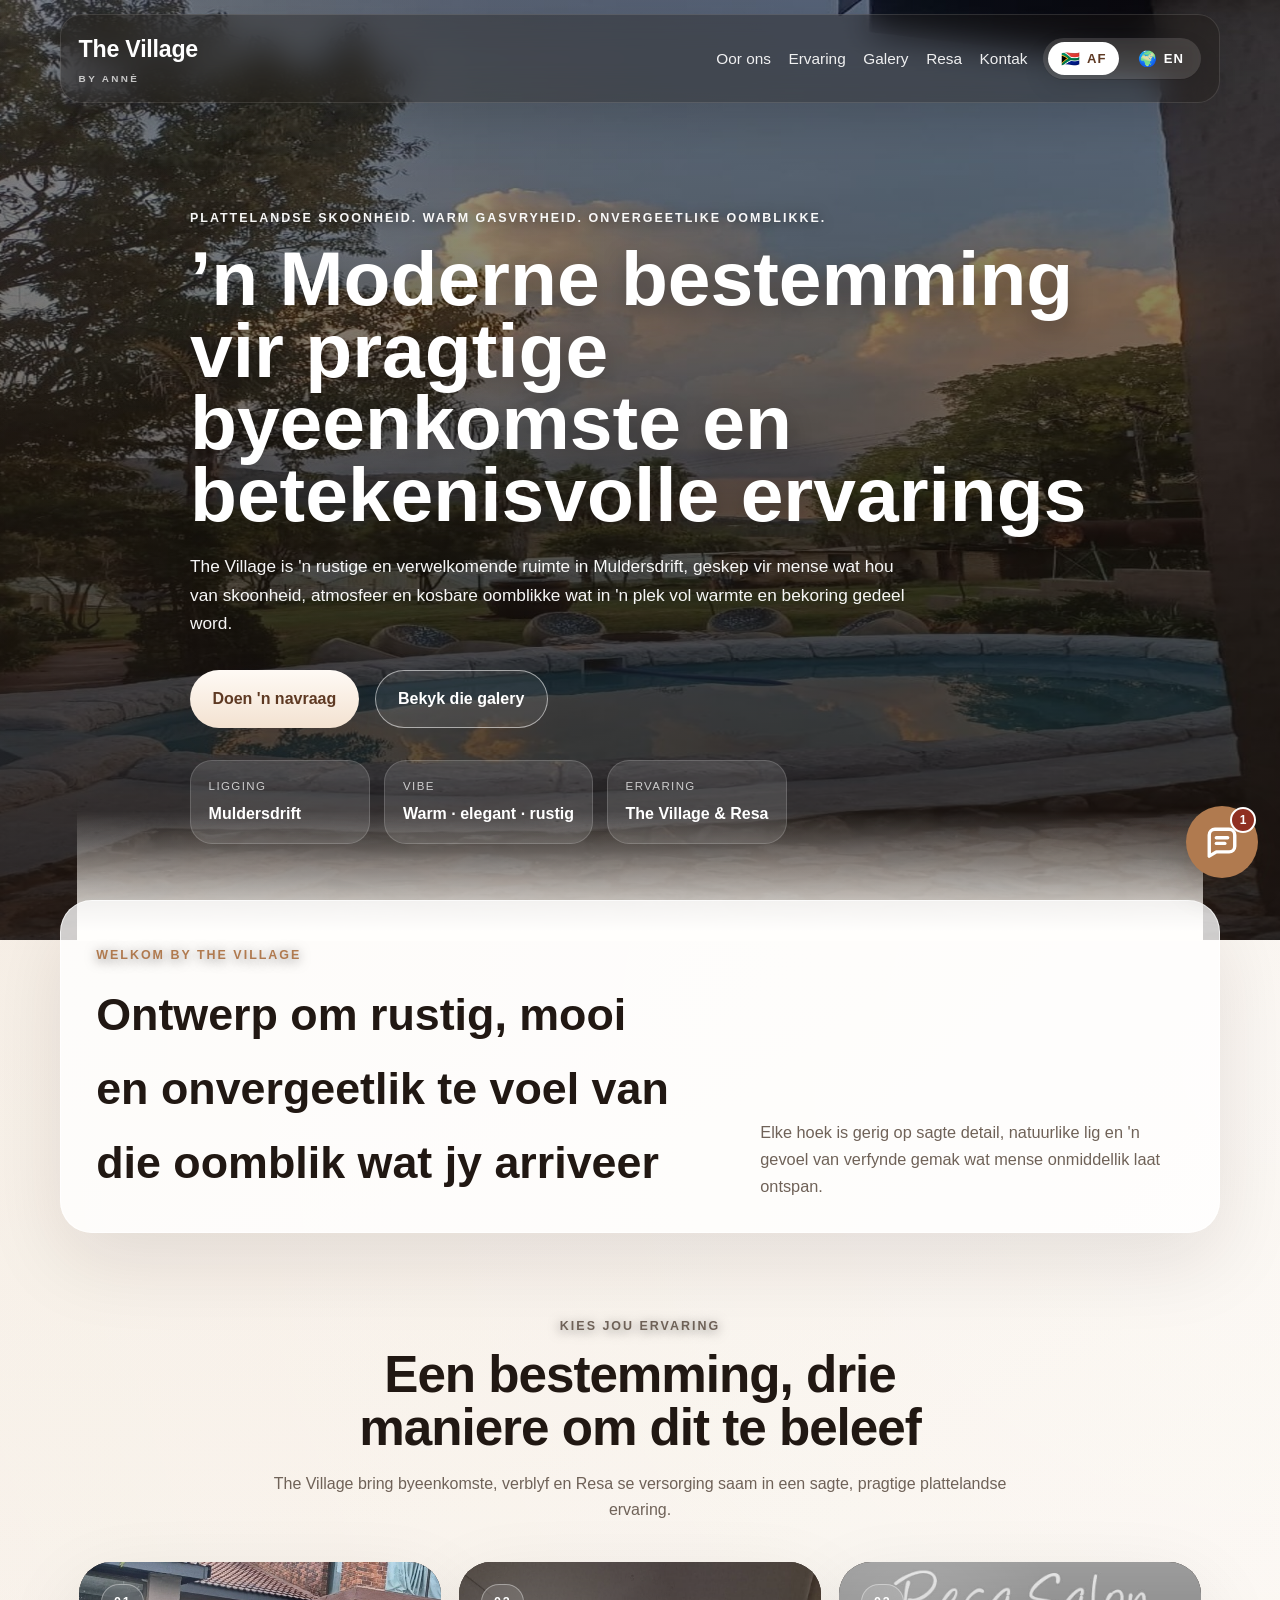
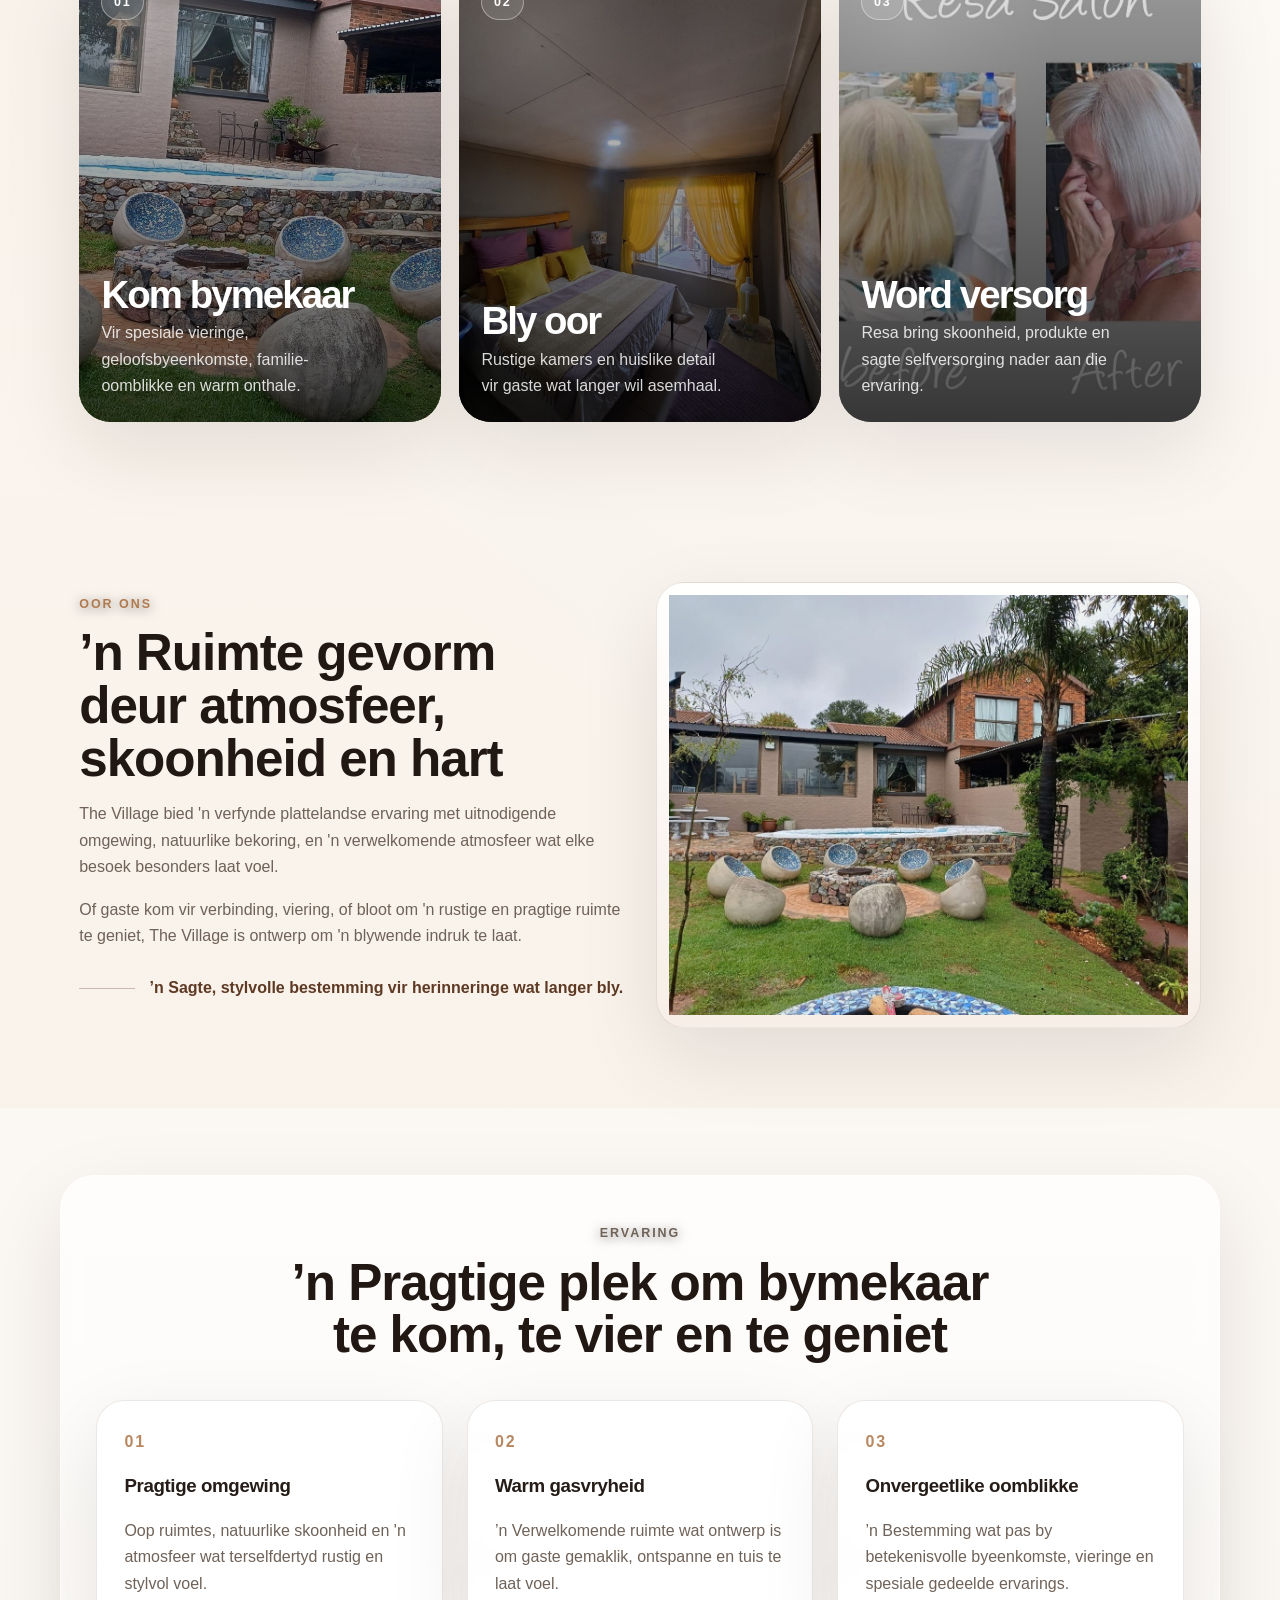
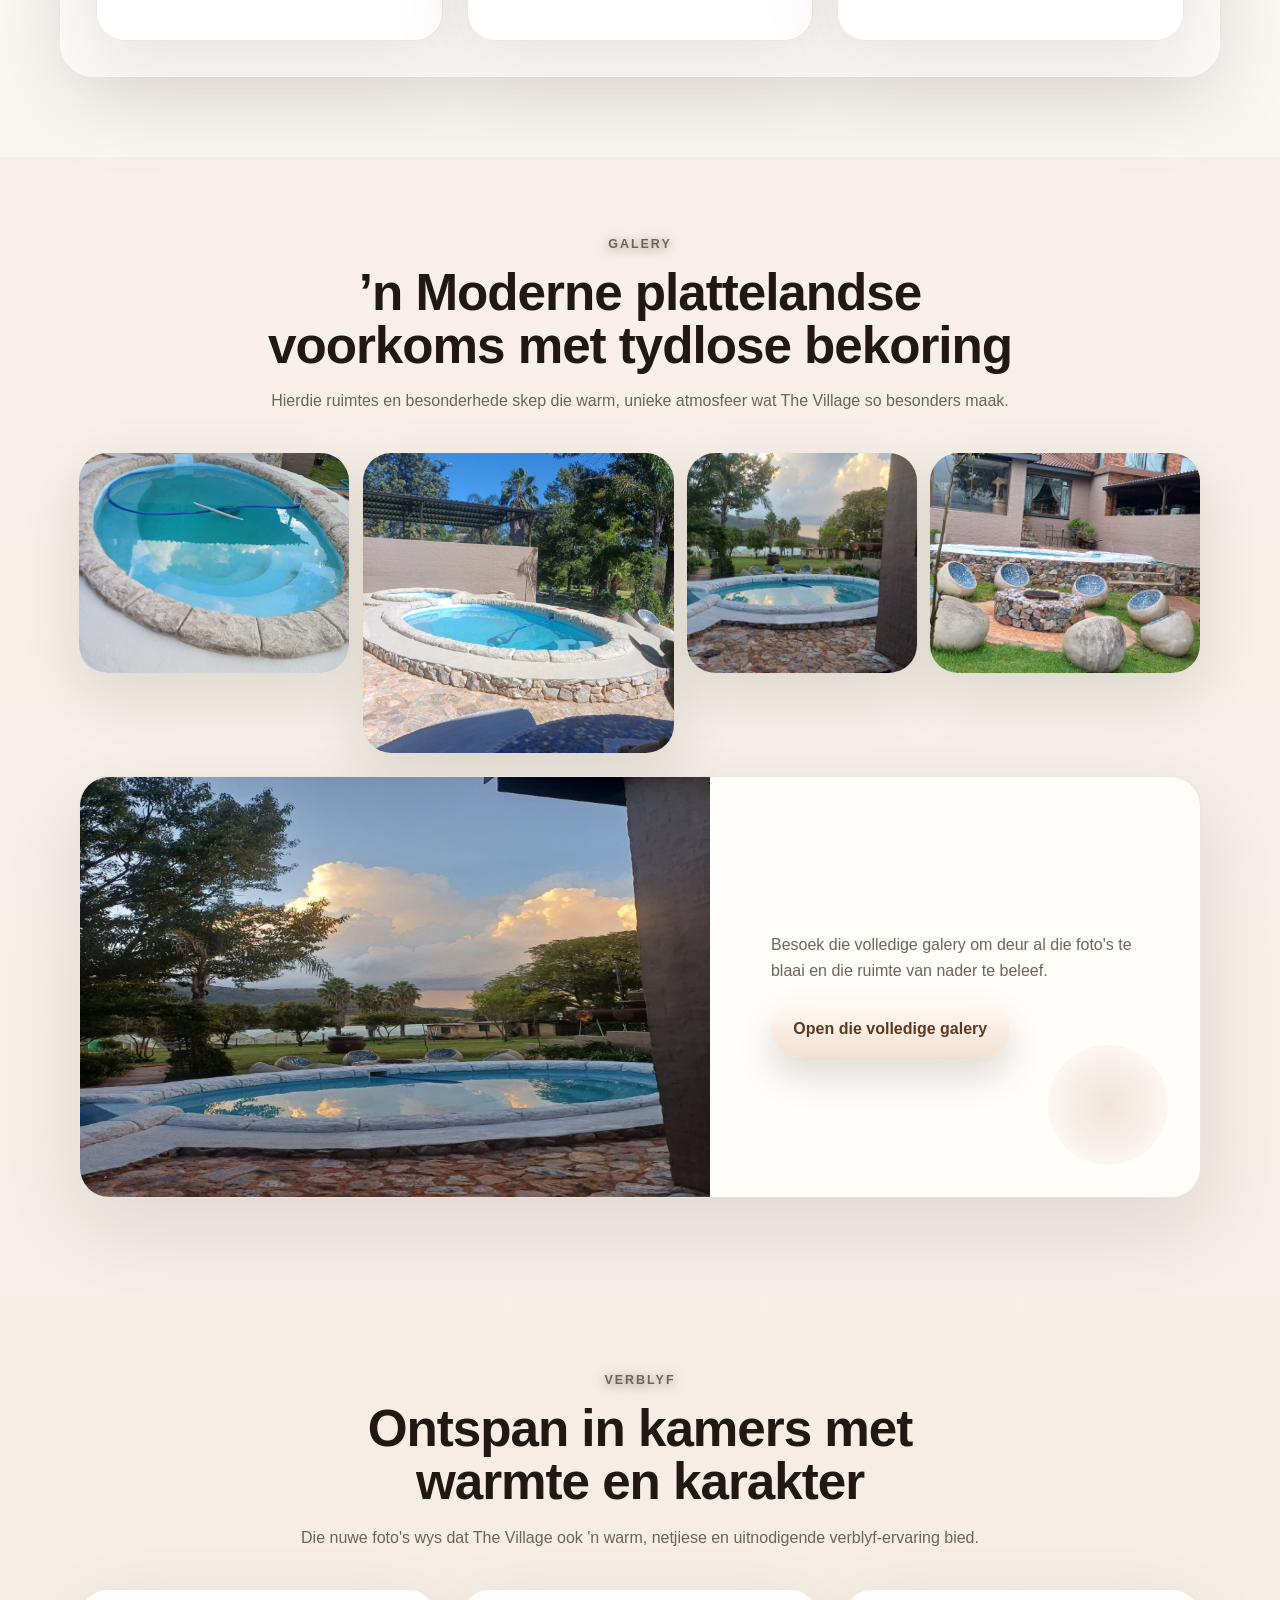
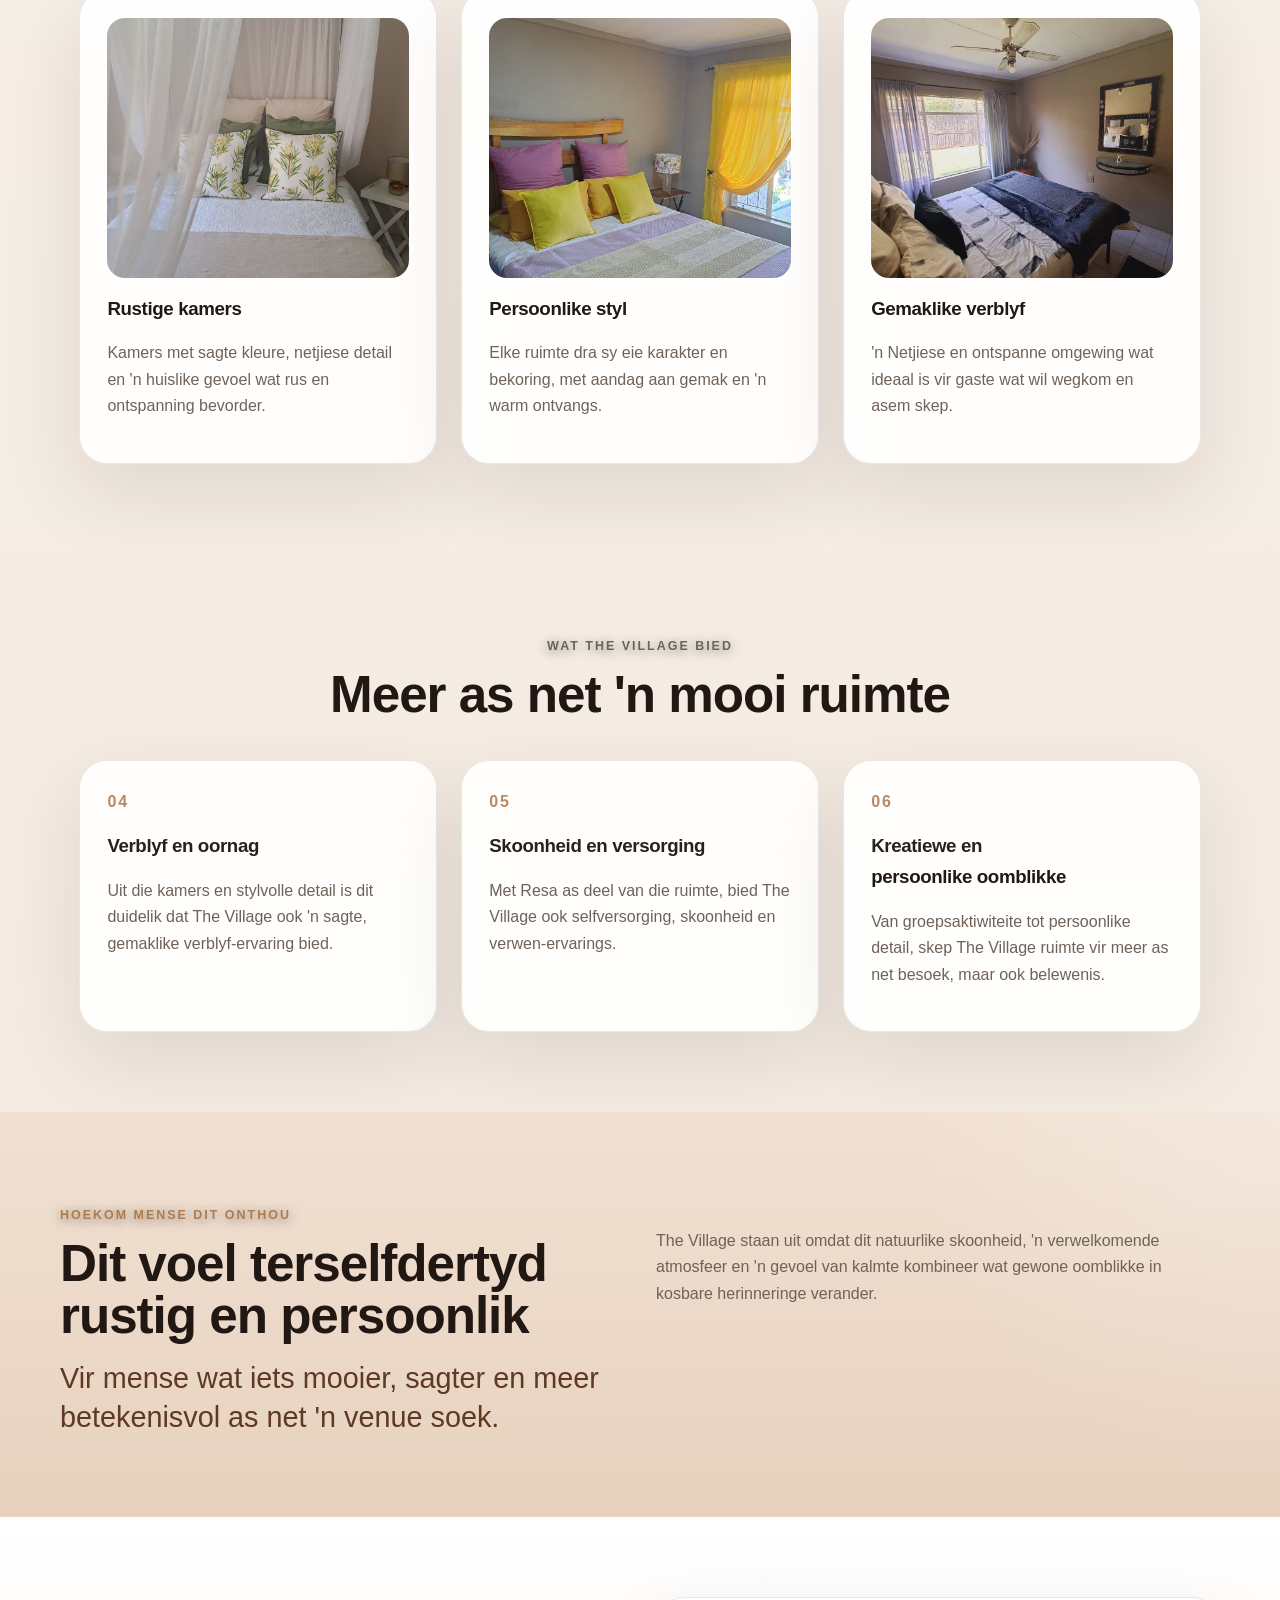
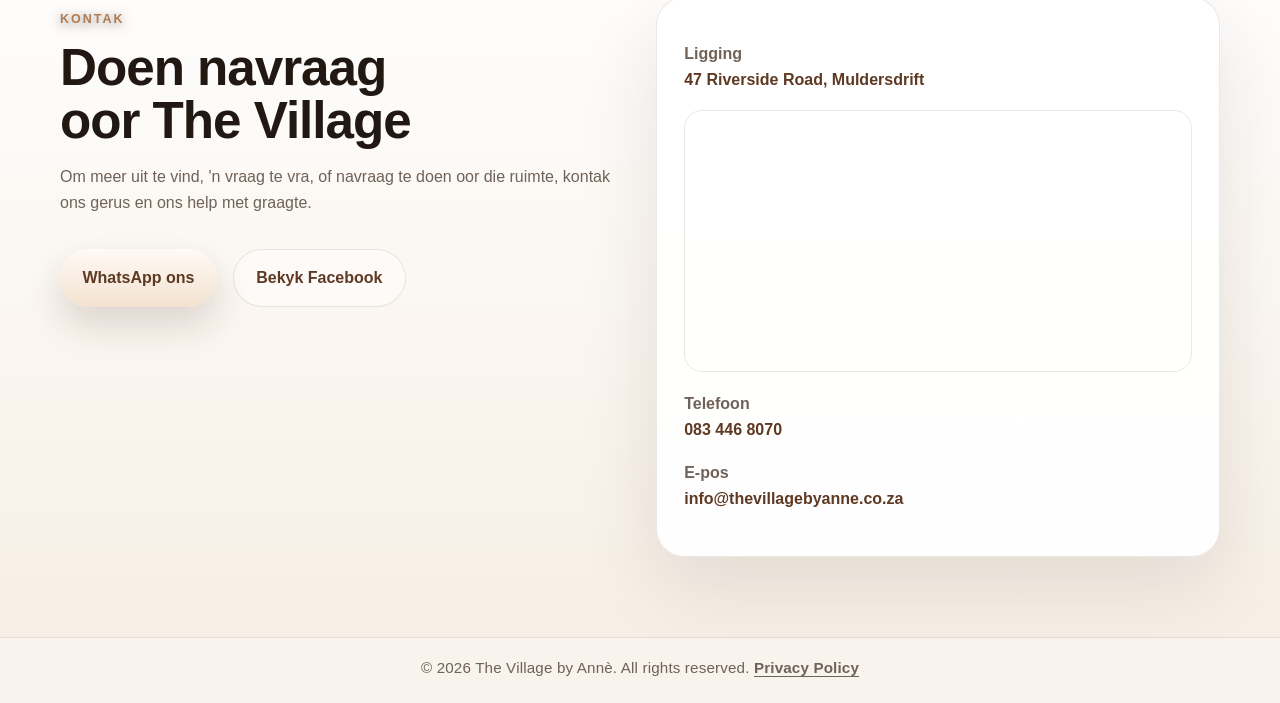
<file: index.html>
<!DOCTYPE html>
<html lang="af">
<head>
  <meta charset="UTF-8" />
  <meta name="viewport" content="width=device-width, initial-scale=1.0" />
  <title>The Village | Plattelandse byeenkomste, skoonheid en warm gasvryheid</title>
  <meta name="description" content="The Village is 'n pragtige plattelandse bestemming in Muldersdrift wat 'n warm en onvergeetlike ruimte bied vir byeenkomste, spesiale geleenthede en betekenisvolle ervarings." />
  <link rel="canonical" href="https://thevillagebyanne.co.za/" />
  <meta property="og:type" content="website" />
  <meta property="og:title" content="The Village | Plattelandse byeenkomste, skoonheid en warm gasvryheid" />
  <meta property="og:description" content="The Village is 'n pragtige plattelandse bestemming in Muldersdrift wat 'n warm en onvergeetlike ruimte bied vir byeenkomste, spesiale geleenthede en betekenisvolle ervarings." />
  <meta property="og:url" content="https://thevillagebyanne.co.za/" />
  <meta property="og:image" content="https://thevillagebyanne.co.za/assets/hero.jpg" />
  <meta name="twitter:card" content="summary_large_image" />
  <meta name="twitter:title" content="The Village | Plattelandse byeenkomste, skoonheid en warm gasvryheid" />
  <meta name="twitter:description" content="The Village is 'n pragtige plattelandse bestemming in Muldersdrift wat 'n warm en onvergeetlike ruimte bied vir byeenkomste, spesiale geleenthede en betekenisvolle ervarings." />
  <meta name="twitter:image" content="https://thevillagebyanne.co.za/assets/hero.jpg" />
  <meta name="robots" content="index, follow" />
  <meta name="msvalidate.01" content="AB8717D3C6B86D30BB217F8F683F0302" />
  <link rel="icon" type="image/svg+xml" href="assets/favicon.svg" />
  <link rel="shortcut icon" href="assets/favicon.svg" />
  <script type="application/ld+json">
    {
      "@context": "https://schema.org",
      "@type": "LocalBusiness",
      "name": "The Village by Annè",
      "url": "https://thevillagebyanne.co.za/",
      "image": "https://thevillagebyanne.co.za/assets/hero.jpg",
      "telephone": "+27834468070",
      "email": "info@thevillagebyanne.co.za",
      "address": {
        "@type": "PostalAddress",
        "streetAddress": "47 Riverside Road",
        "addressLocality": "Muldersdrift",
        "addressCountry": "ZA"
      }
    }
  </script>
  <link rel="stylesheet" href="styles.css" />
  <link rel="stylesheet" href="assets/smartsite-motion.css" />
</head>
<body>
  <header class="hero">
    <div class="overlay"></div>
    <nav class="nav wrap fade-up">
      <a class="brand" href="index.html">The Village</a>
      <div class="nav-controls">
        <div class="links">
          <a href="#about" data-i18n="nav_about">Oor ons</a>
          <a href="#experience" data-i18n="nav_experience">Ervaring</a>
          <a href="gallery.html" data-i18n="nav_gallery">Galery</a>
          <a href="resa.html">Resa</a>
          <a href="#contact" data-i18n="nav_contact">Kontak</a>
        </div>
        <div class="language-switcher" aria-label="Language switcher">
          <button type="button" class="lang-btn active" data-lang="af" aria-label="Afrikaans">
            <span class="lang-flag">🇿🇦</span>
            <span class="lang-code">AF</span>
          </button>
          <button type="button" class="lang-btn" data-lang="en" aria-label="English">
            <span class="lang-flag">🌍</span>
            <span class="lang-code">EN</span>
          </button>
        </div>
      </div>
    </nav>

    <div class="hero-inner wrap fade-up delay-1">
      <p class="eyebrow" data-i18n="hero_eyebrow">Plattelandse skoonheid. Warm gasvryheid. Onvergeetlike oomblikke.</p>
      <h1 data-i18n="hero_title">’n Moderne bestemming vir pragtige byeenkomste en betekenisvolle ervarings</h1>
      <p class="lead" data-i18n="hero_lead">
        The Village is 'n rustige en verwelkomende ruimte in Muldersdrift, geskep vir mense wat hou van skoonheid,
        atmosfeer en kosbare oomblikke wat in 'n plek vol warmte en bekoring gedeel word.
      </p>
      <div class="cta-row">
        <a class="btn primary ss-cta-pulse" href="#contact" data-i18n="hero_cta_primary">Doen 'n navraag</a>
        <a class="btn secondary" href="gallery.html" data-i18n="hero_cta_secondary">Bekyk die galery</a>
      </div>
      <div class="hero-metrics fade-up delay-2">
        <div class="metric-pill">
          <span class="metric-label">Ligging</span>
          <strong>Muldersdrift</strong>
        </div>
        <div class="metric-pill">
          <span class="metric-label">Vibe</span>
          <strong>Warm · elegant · rustig</strong>
        </div>
        <div class="metric-pill">
          <span class="metric-label">Ervaring</span>
          <strong>The Village &amp; Resa</strong>
        </div>
      </div>
    </div>
  </header>

  <main>
    <section id="welcome" class="statement-section fade-up delay-2">
      <div class="wrap statement-card split-statement">
        <div>
          <p class="kicker" data-i18n="welcome_kicker">Welkom by The Village</p>
          <h2 data-i18n="welcome_title">Ontwerp om rustig, mooi en onvergeetlik te voel van die oomblik wat jy arriveer</h2>
        </div>
        <p class="statement-side-copy">Elke hoek is gerig op sagte detail, natuurlike lig en 'n gevoel van verfynde gemak wat mense onmiddellik laat ontspan.</p>
      </div>
    </section>

    <section class="section wrap village-pathways ss-reveal ss-stagger">
      <div class="section-heading center section-heading-narrow ss-reveal-item">
        <p class="kicker" data-i18n="paths_kicker">Kies jou ervaring</p>
        <h2 data-i18n="paths_title">Een bestemming, drie maniere om dit te beleef</h2>
        <p data-i18n="paths_text">The Village bring byeenkomste, verblyf en Resa se versorging saam in een sagte, pragtige plattelandse ervaring.</p>
      </div>
      <div class="pathway-grid">
        <a class="pathway-card ss-reveal-item ss-hover-lift ss-image-zoom" href="#contact">
          <img src="assets/gallery-2.jpg" alt="The Village byeenkoms ruimte" />
          <span class="pathway-index">01</span>
          <h3 data-i18n="path1_title">Kom bymekaar</h3>
          <p data-i18n="path1_text">Vir spesiale vieringe, geloofsbyeenkomste, familie-oomblikke en warm onthale.</p>
        </a>
        <a class="pathway-card ss-reveal-item ss-hover-lift ss-image-zoom" href="gallery.html">
          <img src="assets/village-stay-3.jpg" alt="The Village verblyf" />
          <span class="pathway-index">02</span>
          <h3 data-i18n="path2_title">Bly oor</h3>
          <p data-i18n="path2_text">Rustige kamers en huislike detail vir gaste wat langer wil asemhaal.</p>
        </a>
        <a class="pathway-card ss-reveal-item ss-hover-lift ss-image-zoom" href="resa.html">
          <img src="assets/resa-gallery-2.jpg" alt="Resa skoonheid en versorging" />
          <span class="pathway-index">03</span>
          <h3 data-i18n="path3_title">Word versorg</h3>
          <p data-i18n="path3_text">Resa bring skoonheid, produkte en sagte selfversorging nader aan die ervaring.</p>
        </a>
      </div>
    </section>

    <section id="about" class="section wrap split-layout about-editorial">
      <div class="content-block fade-up">
        <p class="kicker" data-i18n="about_kicker">Oor ons</p>
        <h2 data-i18n="about_title">’n Ruimte gevorm deur atmosfeer, skoonheid en hart</h2>
        <p data-i18n="about_p1">
          The Village bied 'n verfynde plattelandse ervaring met uitnodigende omgewing, natuurlike bekoring,
          en 'n verwelkomende atmosfeer wat elke besoek besonders laat voel.
        </p>
        <p data-i18n="about_p2">
          Of gaste kom vir verbinding, viering, of bloot om 'n rustige en pragtige ruimte te geniet,
          The Village is ontwerp om 'n blywende indruk te laat.
        </p>
        <div class="about-signature">
          <span class="signature-line"></span>
          <p>’n Sagte, stylvolle bestemming vir herinneringe wat langer bly.</p>
        </div>
      </div>
      <div class="visual-card fade-up delay-1 framed-visual">
        <img src="assets/gallery-1.jpg" alt="The Village elegant outdoor setting" data-i18n-alt="about_image_alt" />
      </div>
    </section>

    <section id="experience" class="section alt premium-panel-section">
      <div class="wrap premium-panel">
        <div class="section-heading center fade-up">
          <p class="kicker" data-i18n="experience_kicker">Ervaring</p>
          <h2 data-i18n="experience_title">’n Pragtige plek om bymekaar te kom, te vier en te geniet</h2>
        </div>
        <div class="feature-grid feature-grid-tight">
          <article class="feature-card fade-up hover-lift">
            <span class="feature-number">01</span>
            <h3 data-i18n="feature1_title">Pragtige omgewing</h3>
            <p data-i18n="feature1_text">Oop ruimtes, natuurlike skoonheid en 'n atmosfeer wat terselfdertyd rustig en stylvol voel.</p>
          </article>
          <article class="feature-card fade-up delay-1 hover-lift">
            <span class="feature-number">02</span>
            <h3 data-i18n="feature2_title">Warm gasvryheid</h3>
            <p data-i18n="feature2_text">’n Verwelkomende ruimte wat ontwerp is om gaste gemaklik, ontspanne en tuis te laat voel.</p>
          </article>
          <article class="feature-card fade-up delay-2 hover-lift">
            <span class="feature-number">03</span>
            <h3 data-i18n="feature3_title">Onvergeetlike oomblikke</h3>
            <p data-i18n="feature3_text">’n Bestemming wat pas by betekenisvolle byeenkomste, vieringe en spesiale gedeelde ervarings.</p>
          </article>
        </div>
      </div>
    </section>

    <section class="section wrap gallery-preview-section">
      <div class="section-heading center fade-up section-heading-narrow">
        <p class="kicker" data-i18n="gallery_kicker">Galery</p>
        <h2 data-i18n="gallery_title">’n Moderne plattelandse voorkoms met tydlose bekoring</h2>
        <p data-i18n="gallery_text">Hierdie ruimtes en besonderhede skep die warm, unieke atmosfeer wat The Village so besonders maak.</p>
      </div>

      <div class="village-reel ss-reveal ss-stagger" aria-label="The Village atmosfeer foto's">
        <div class="reel-card ss-reveal-item ss-image-zoom"><img src="assets/reel-1.jpg" alt="The Village detail" /></div>
        <div class="reel-card tall ss-reveal-item ss-image-zoom"><img src="assets/reel-3.jpg" alt="The Village rustige atmosfeer" /></div>
        <div class="reel-card ss-reveal-item ss-image-zoom"><img src="assets/reel-5.jpg" alt="The Village buite detail" /></div>
        <div class="reel-card ss-reveal-item ss-image-zoom"><img src="assets/reel-6.jpg" alt="The Village warm ontvangs" /></div>
      </div>

      <div class="gallery-preview-card fade-up delay-1 spotlight-card">
        <img src="assets/hero.jpg" alt="The Village se hoofruimte en terrein" data-i18n-alt="gallery_img1_alt" />
        <div class="gallery-preview-copy">
          <p data-i18n="gallery_preview_text">Besoek die volledige galery om deur al die foto's te blaai en die ruimte van nader te beleef.</p>
          <a class="btn primary" href="gallery.html" data-i18n="gallery_preview_cta">Open die volledige galery</a>
        </div>
      </div>
    </section>

    <section class="section wrap stay-section">
      <div class="section-heading center fade-up section-heading-narrow">
        <p class="kicker">Verblyf</p>
        <h2>Ontspan in kamers met warmte en karakter</h2>
        <p>Die nuwe foto's wys dat The Village ook 'n warm, netjiese en uitnodigende verblyf-ervaring bied.</p>
      </div>
      <div class="feature-grid stay-grid feature-grid-tight">
        <article class="feature-card fade-up hover-lift">
          <img src="assets/village-stay-1.jpg" alt="The Village kamer met sagte dekor" class="stay-image" />
          <h3>Rustige kamers</h3>
          <p>Kamers met sagte kleure, netjiese detail en 'n huislike gevoel wat rus en ontspanning bevorder.</p>
        </article>
        <article class="feature-card fade-up delay-1 hover-lift">
          <img src="assets/village-stay-2.jpg" alt="The Village helder verblyfkamer" class="stay-image" />
          <h3>Persoonlike styl</h3>
          <p>Elke ruimte dra sy eie karakter en bekoring, met aandag aan gemak en 'n warm ontvangs.</p>
        </article>
        <article class="feature-card fade-up delay-2 hover-lift">
          <img src="assets/village-stay-4.jpg" alt="The Village knus gastekamer" class="stay-image" />
          <h3>Gemaklike verblyf</h3>
          <p>'n Netjiese en ontspanne omgewing wat ideaal is vir gaste wat wil wegkom en asem skep.</p>
        </article>
      </div>
    </section>

    <section class="section wrap offerings-section">
      <div class="section-heading center fade-up section-heading-narrow">
        <p class="kicker">Wat The Village bied</p>
        <h2>Meer as net 'n mooi ruimte</h2>
      </div>
      <div class="feature-grid feature-grid-tight">
        <article class="feature-card fade-up hover-lift">
          <span class="feature-number">04</span>
          <h3>Verblyf en oornag</h3>
          <p>Uit die kamers en stylvolle detail is dit duidelik dat The Village ook 'n sagte, gemaklike verblyf-ervaring bied.</p>
        </article>
        <article class="feature-card fade-up delay-1 hover-lift">
          <span class="feature-number">05</span>
          <h3>Skoonheid en versorging</h3>
          <p>Met Resa as deel van die ruimte, bied The Village ook selfversorging, skoonheid en verwen-ervarings.</p>
        </article>
        <article class="feature-card fade-up delay-2 hover-lift">
          <span class="feature-number">06</span>
          <h3>Kreatiewe en persoonlike oomblikke</h3>
          <p>Van groepsaktiwiteite tot persoonlike detail, skep The Village ruimte vir meer as net besoek, maar ook belewenis.</p>
        </article>
      </div>
    </section>

    <section class="section highlight-band editorial-band">
      <div class="wrap highlight-grid">
        <div class="fade-up">
          <p class="kicker" data-i18n="highlight_kicker">Hoekom mense dit onthou</p>
          <h2 data-i18n="highlight_title">Dit voel terselfdertyd rustig en persoonlik</h2>
        </div>
        <p class="fade-up delay-1" data-i18n="highlight_text">
          The Village staan uit omdat dit natuurlike skoonheid, 'n verwelkomende atmosfeer en 'n gevoel van kalmte kombineer wat gewone oomblikke in kosbare herinneringe verander.
        </p>
      </div>
      <div class="wrap editorial-quote fade-up delay-2">
        <p>Vir mense wat iets mooier, sagter en meer betekenisvol as net 'n venue soek.</p>
      </div>
    </section>


    <section id="contact" class="section contact-section">
      <div class="wrap contact-grid premium-contact-grid">
        <div class="fade-up">
          <p class="kicker" data-i18n="contact_kicker">Kontak</p>
          <h2 data-i18n="contact_title">Doen navraag oor The Village</h2>
          <p data-i18n="contact_text">
            Om meer uit te vind, 'n vraag te vra, of navraag te doen oor die ruimte, kontak ons gerus en ons help met graagte.
          </p>
          <div class="cta-row">
            <a class="btn primary ss-cta-pulse" href="https://wa.me/27834468070" target="_blank" rel="noopener" data-i18n="contact_cta_whatsapp">WhatsApp ons</a>
            <a class="btn ghost" href="https://www.facebook.com/share/1bQxs7ikWi/" target="_blank" rel="noopener" data-i18n="contact_cta_facebook">Bekyk Facebook</a>
          </div>
        </div>
        <div class="contact-card fade-up delay-1">
          <p><strong data-i18n="contact_location_label">Ligging</strong><br /><a class="contact-link" href="https://www.google.com/maps/search/?api=1&query=47+Riverside+Road,+Muldersdrift" target="_blank" rel="noopener" data-i18n="contact_location_value">47 Riverside Road, Muldersdrift</a></p>
          <div class="map-embed">
            <iframe
              title="The Village location map"
              src="https://www.google.com/maps?q=47%20Riverside%20Road%2C%20Muldersdrift&z=15&output=embed"
              loading="lazy"
              referrerpolicy="no-referrer-when-downgrade"
              allowfullscreen>
            </iframe>
          </div>
          <p><strong data-i18n="contact_phone_label">Telefoon</strong><br /><a class="contact-link" href="tel:+27834468070">083 446 8070</a></p>
          <p><strong>E-pos</strong><br /><a class="contact-link" href="mailto:info@thevillagebyanne.co.za">info@thevillagebyanne.co.za</a></p>
        </div>
      </div>
    </section>
  </main>

  <footer class="site-footer">
    <div class="wrap site-footer-inner">
      <p>© 2026 The Village by Annè. All rights reserved. <a href="privacy.html">Privacy Policy</a></p>
    </div>
  </footer>

  <script>
    window.SMARTSITE_GA4_ID = 'G-8PX1MMG23H';
  </script>
  <script src="tracking-snippet.js"></script>
  <script>
    const translations = {
      af: {
        page_title: "The Village | Plattelandse byeenkomste, skoonheid en warm gasvryheid",
        meta_description: "The Village is 'n pragtige plattelandse bestemming in Muldersdrift wat 'n warm en onvergeetlike ruimte bied vir byeenkomste, spesiale geleenthede en betekenisvolle ervarings.",
        nav_about: "Oor ons",
        nav_experience: "Ervaring",
        nav_gallery: "Galery",
        nav_contact: "Kontak",
        hero_eyebrow: "Plattelandse skoonheid. Warm gasvryheid. Onvergeetlike oomblikke.",
        hero_title: "’n Moderne bestemming vir pragtige byeenkomste en betekenisvolle ervarings",
        hero_lead: "The Village is 'n rustige en verwelkomende ruimte in Muldersdrift, geskep vir mense wat hou van skoonheid, atmosfeer en kosbare oomblikke wat in 'n plek vol warmte en bekoring gedeel word.",
        hero_cta_primary: "Doen 'n navraag",
        hero_cta_secondary: "Bekyk die galery",
        welcome_kicker: "Welkom by The Village",
        welcome_title: "Ontwerp om rustig, mooi en onvergeetlik te voel van die oomblik wat jy arriveer",
        paths_kicker: "Kies jou ervaring",
        paths_title: "Een bestemming, drie maniere om dit te beleef",
        paths_text: "The Village bring byeenkomste, verblyf en Resa se versorging saam in een sagte, pragtige plattelandse ervaring.",
        path1_title: "Kom bymekaar",
        path1_text: "Vir spesiale vieringe, geloofsbyeenkomste, familie-oomblikke en warm onthale.",
        path2_title: "Bly oor",
        path2_text: "Rustige kamers en huislike detail vir gaste wat langer wil asemhaal.",
        path3_title: "Word versorg",
        path3_text: "Resa bring skoonheid, produkte en sagte selfversorging nader aan die ervaring.",
        about_kicker: "Oor ons",
        about_title: "’n Ruimte gevorm deur atmosfeer, skoonheid en hart",
        about_p1: "The Village bied 'n verfynde plattelandse ervaring met uitnodigende omgewing, natuurlike bekoring, en 'n verwelkomende atmosfeer wat elke besoek besonders laat voel.",
        about_p2: "Of gaste kom vir verbinding, viering, of bloot om 'n rustige en pragtige ruimte te geniet, The Village is ontwerp om 'n blywende indruk te laat.",
        about_image_alt: "The Village elegante buiteruimte",
        experience_kicker: "Ervaring",
        experience_title: "’n Pragtige plek om bymekaar te kom, te vier en te geniet",
        feature1_title: "Pragtige omgewing",
        feature1_text: "Oop ruimtes, natuurlike skoonheid en 'n atmosfeer wat terselfdertyd rustig en stylvol voel.",
        feature2_title: "Warm gasvryheid",
        feature2_text: "’n Verwelkomende ruimte wat ontwerp is om gaste gemaklik, ontspanne en tuis te laat voel.",
        feature3_title: "Onvergeetlike oomblikke",
        feature3_text: "’n Bestemming wat pas by betekenisvolle byeenkomste, vieringe en spesiale gedeelde ervarings.",
        gallery_kicker: "Galery",
        gallery_title: "’n Moderne plattelandse voorkoms met tydlose bekoring",
        gallery_text: "Hierdie ruimtes en besonderhede skep die warm, unieke atmosfeer wat The Village so besonders maak.",
        gallery_preview_text: "Besoek die volledige galery om deur al die foto's te blaai en die ruimte van nader te beleef.",
        gallery_preview_cta: "Open die volledige galery",
        gallery_img1_alt: "The Village se hoofruimte en terrein",
        highlight_kicker: "Hoekom mense dit onthou",
        highlight_title: "Dit voel terselfdertyd rustig en persoonlik",
        highlight_text: "The Village staan uit omdat dit natuurlike skoonheid, 'n verwelkomende atmosfeer en 'n gevoel van kalmte kombineer wat gewone oomblikke in kosbare herinneringe verander.",
        details_kicker: "Nog van die ruimte",
        details_title: "Besonderhede wat warmte en karakter byvoeg",
        gallery_img6_alt: "The Village se swembad detail",
        gallery_img7_alt: "The Village se vuurput en sitarea",
        gallery_img8_alt: "The Village se buitekant en tuin",
        contact_kicker: "Kontak",
        contact_title: "Doen navraag oor The Village",
        contact_text: "Om meer uit te vind, 'n vraag te vra, of navraag te doen oor die ruimte, kontak ons gerus en ons help met graagte.",
        contact_cta_whatsapp: "WhatsApp ons",
        contact_cta_facebook: "Bekyk Facebook",
        contact_location_label: "Ligging",
        contact_location_value: "47 Riverside Road, Muldersdrift",
        contact_phone_label: "Telefoon"
      },
      en: {
        page_title: "The Village | Countryside Gatherings, Beauty and Warm Hospitality",
        meta_description: "The Village is a beautiful countryside destination in Muldersdrift offering a warm and memorable setting for gatherings, special occasions, and meaningful experiences.",
        nav_about: "About",
        nav_experience: "Experience",
        nav_gallery: "Gallery",
        nav_contact: "Contact",
        hero_eyebrow: "Countryside beauty. Warm hospitality. Memorable moments.",
        hero_title: "A modern destination for beautiful gatherings and meaningful experiences",
        hero_lead: "The Village is a peaceful and welcoming space in Muldersdrift, created for people who love beauty, atmosphere, and memorable moments shared in a setting full of warmth and charm.",
        hero_cta_primary: "Make an enquiry",
        hero_cta_secondary: "View the gallery",
        welcome_kicker: "Welcome to The Village",
        welcome_title: "Designed to feel calm, beautiful, and unforgettable from the moment you arrive",
        paths_kicker: "Choose your experience",
        paths_title: "One destination, three ways to experience it",
        paths_text: "The Village brings gatherings, accommodation, and Resa care together in one gentle countryside experience.",
        path1_title: "Gather beautifully",
        path1_text: "For special celebrations, faith gatherings, family moments, and warm welcomes.",
        path2_title: "Stay over",
        path2_text: "Calm rooms and homely details for guests who want to breathe a little longer.",
        path3_title: "Be cared for",
        path3_text: "Resa brings beauty, products, and gentle self-care into the wider experience.",
        about_kicker: "About",
        about_title: "A setting shaped by atmosphere, beauty, and heart",
        about_p1: "The Village offers a refined countryside experience with inviting surroundings, natural charm, and a welcoming atmosphere that makes every visit feel special.",
        about_p2: "Whether guests come for connection, celebration, or simply to enjoy a peaceful and beautiful space, The Village is designed to leave a lasting impression.",
        about_image_alt: "The Village elegant outdoor setting",
        experience_kicker: "Experience",
        experience_title: "A beautiful place to gather, celebrate, and enjoy",
        feature1_title: "Beautiful surroundings",
        feature1_text: "Open space, natural beauty, and an atmosphere that feels both peaceful and elevated.",
        feature2_title: "Warm hospitality",
        feature2_text: "A welcoming setting designed to make guests feel comfortable, relaxed, and cared for.",
        feature3_title: "Memorable moments",
        feature3_text: "A destination suited to meaningful gatherings, celebrations, and special shared experiences.",
        gallery_kicker: "Gallery",
        gallery_title: "A modern countryside look with timeless charm",
        gallery_text: "These spaces and details help create the warm, distinctive atmosphere that makes The Village feel special.",
        gallery_preview_text: "Visit the full gallery to browse all the photos and experience the space more closely.",
        gallery_preview_cta: "Open full gallery",
        gallery_img1_alt: "The Village main setting and grounds",
        highlight_kicker: "Why people remember it",
        highlight_title: "It feels both peaceful and personal",
        highlight_text: "The Village stands out because it combines natural beauty, a welcoming atmosphere, and a sense of calm that turns ordinary moments into memorable ones.",
        details_kicker: "More of the setting",
        details_title: "Details that add warmth and character",
        gallery_img6_alt: "The Village pool detail",
        gallery_img7_alt: "The Village firepit seating area",
        gallery_img8_alt: "The Village exterior and garden",
        contact_kicker: "Contact",
        contact_title: "Enquire about The Village",
        contact_text: "To learn more, ask a question, or enquire about the space, get in touch and we will gladly assist.",
        contact_cta_whatsapp: "WhatsApp us",
        contact_cta_facebook: "View Facebook",
        contact_location_label: "Location",
        contact_location_value: "47 Riverside Road, Muldersdrift",
        contact_phone_label: "Phone"
      }
    };

    (function () {
      const langButtons = Array.from(document.querySelectorAll('.lang-btn'));
      const metaDescription = document.querySelector('meta[name="description"]');
      let currentLang = 'af';

      function applyTranslations(lang) {
        currentLang = lang;
        try { localStorage.setItem('theVillageLanguage', lang); } catch (e) {}
        document.documentElement.lang = lang;
        document.title = translations[lang].page_title;
        metaDescription.setAttribute('content', translations[lang].meta_description);

        document.querySelectorAll('[data-i18n]').forEach((el) => {
          const key = el.dataset.i18n;
          if (translations[lang][key]) el.textContent = translations[lang][key];
        });

        document.querySelectorAll('[data-i18n-alt]').forEach((el) => {
          const key = el.dataset.i18nAlt;
          if (translations[lang][key]) el.setAttribute('alt', translations[lang][key]);
        });

        langButtons.forEach((btn) => {
          btn.classList.toggle('active', btn.dataset.lang === lang);
        });

      }

      langButtons.forEach((btn) => {
        btn.addEventListener('click', () => applyTranslations(btn.dataset.lang));
      });

      let savedLang = 'af';
      try {
        savedLang = localStorage.getItem('theVillageLanguage') || 'af';
      } catch (e) {}
      applyTranslations(savedLang === 'en' ? 'en' : 'af');
    })();
  </script>
  <script src="bot-config.js"></script>
  <script src="bot-widget.js"></script>
  <script defer src="assets/smartsite-motion.js"></script>
</body>
</html>
</file>
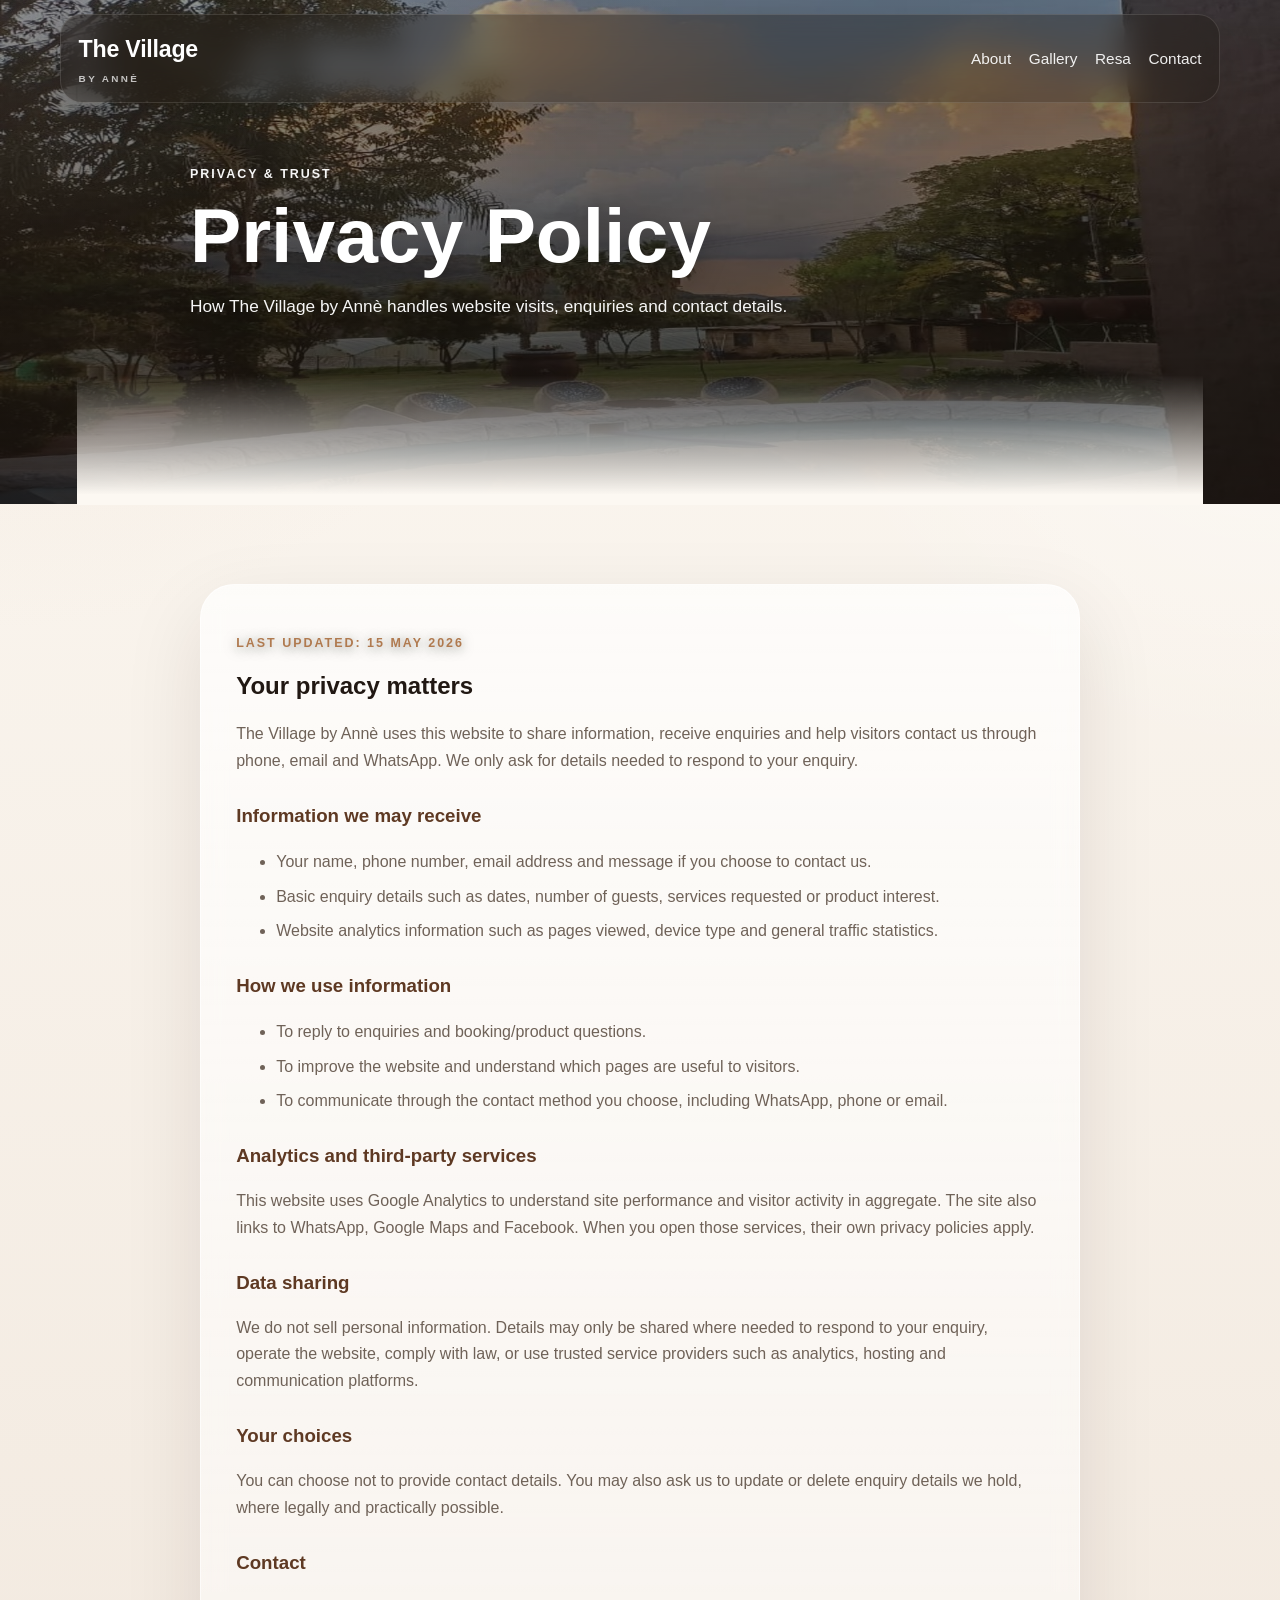
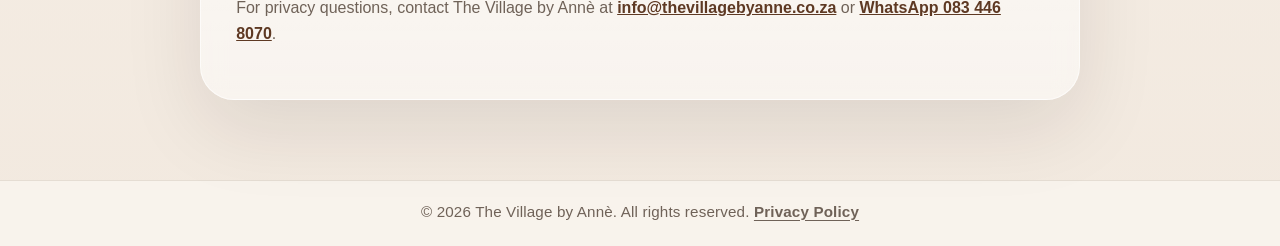
<file: privacy.html>
<!DOCTYPE html>
<html lang="en">
<head>
  <meta charset="UTF-8" />
  <meta name="viewport" content="width=device-width, initial-scale=1.0" />
  <title>Privacy Policy | The Village by Annè</title>
  <meta name="description" content="Privacy policy for The Village by Annè website, enquiries, analytics and WhatsApp contact links." />
  <link rel="canonical" href="https://thevillagebyanne.co.za/privacy.html" />
  <meta name="robots" content="index, follow" />
  <link rel="icon" type="image/svg+xml" href="assets/favicon.svg" />
  <link rel="shortcut icon" href="assets/favicon.svg" />
  <link rel="stylesheet" href="styles.css" />
  <link rel="stylesheet" href="assets/smartsite-motion.css" />
</head>
<body>
  <header class="hero hero-small">
    <div class="overlay"></div>
    <nav class="nav wrap fade-up">
      <a class="brand" href="index.html">The Village</a>
      <div class="nav-controls">
        <div class="links">
          <a href="index.html#about">About</a>
          <a href="gallery.html">Gallery</a>
          <a href="resa.html">Resa</a>
          <a href="index.html#contact">Contact</a>
        </div>
      </div>
    </nav>
    <div class="hero-inner hero-small-inner wrap fade-up delay-1">
      <p class="eyebrow">Privacy & trust</p>
      <h1>Privacy Policy</h1>
      <p class="lead">How The Village by Annè handles website visits, enquiries and contact details.</p>
    </div>
  </header>

  <main>
    <section class="section wrap">
      <div class="premium-panel privacy-panel fade-up">
        <p class="kicker">Last updated: 15 May 2026</p>
        <h2>Your privacy matters</h2>
        <p>The Village by Annè uses this website to share information, receive enquiries and help visitors contact us through phone, email and WhatsApp. We only ask for details needed to respond to your enquiry.</p>

        <h3>Information we may receive</h3>
        <ul>
          <li>Your name, phone number, email address and message if you choose to contact us.</li>
          <li>Basic enquiry details such as dates, number of guests, services requested or product interest.</li>
          <li>Website analytics information such as pages viewed, device type and general traffic statistics.</li>
        </ul>

        <h3>How we use information</h3>
        <ul>
          <li>To reply to enquiries and booking/product questions.</li>
          <li>To improve the website and understand which pages are useful to visitors.</li>
          <li>To communicate through the contact method you choose, including WhatsApp, phone or email.</li>
        </ul>

        <h3>Analytics and third-party services</h3>
        <p>This website uses Google Analytics to understand site performance and visitor activity in aggregate. The site also links to WhatsApp, Google Maps and Facebook. When you open those services, their own privacy policies apply.</p>

        <h3>Data sharing</h3>
        <p>We do not sell personal information. Details may only be shared where needed to respond to your enquiry, operate the website, comply with law, or use trusted service providers such as analytics, hosting and communication platforms.</p>

        <h3>Your choices</h3>
        <p>You can choose not to provide contact details. You may also ask us to update or delete enquiry details we hold, where legally and practically possible.</p>

        <h3>Contact</h3>
        <p>For privacy questions, contact The Village by Annè at <a href="mailto:info@thevillagebyanne.co.za">info@thevillagebyanne.co.za</a> or <a href="https://wa.me/27834468070" target="_blank" rel="noopener">WhatsApp 083 446 8070</a>.</p>
      </div>
    </section>
  </main>

  <footer class="site-footer">
    <div class="wrap site-footer-inner">
      <p>© 2026 The Village by Annè. All rights reserved. <a href="privacy.html">Privacy Policy</a></p>
    </div>
  </footer>
  <script defer src="assets/smartsite-motion.js"></script>
</body>
</html>
</file>
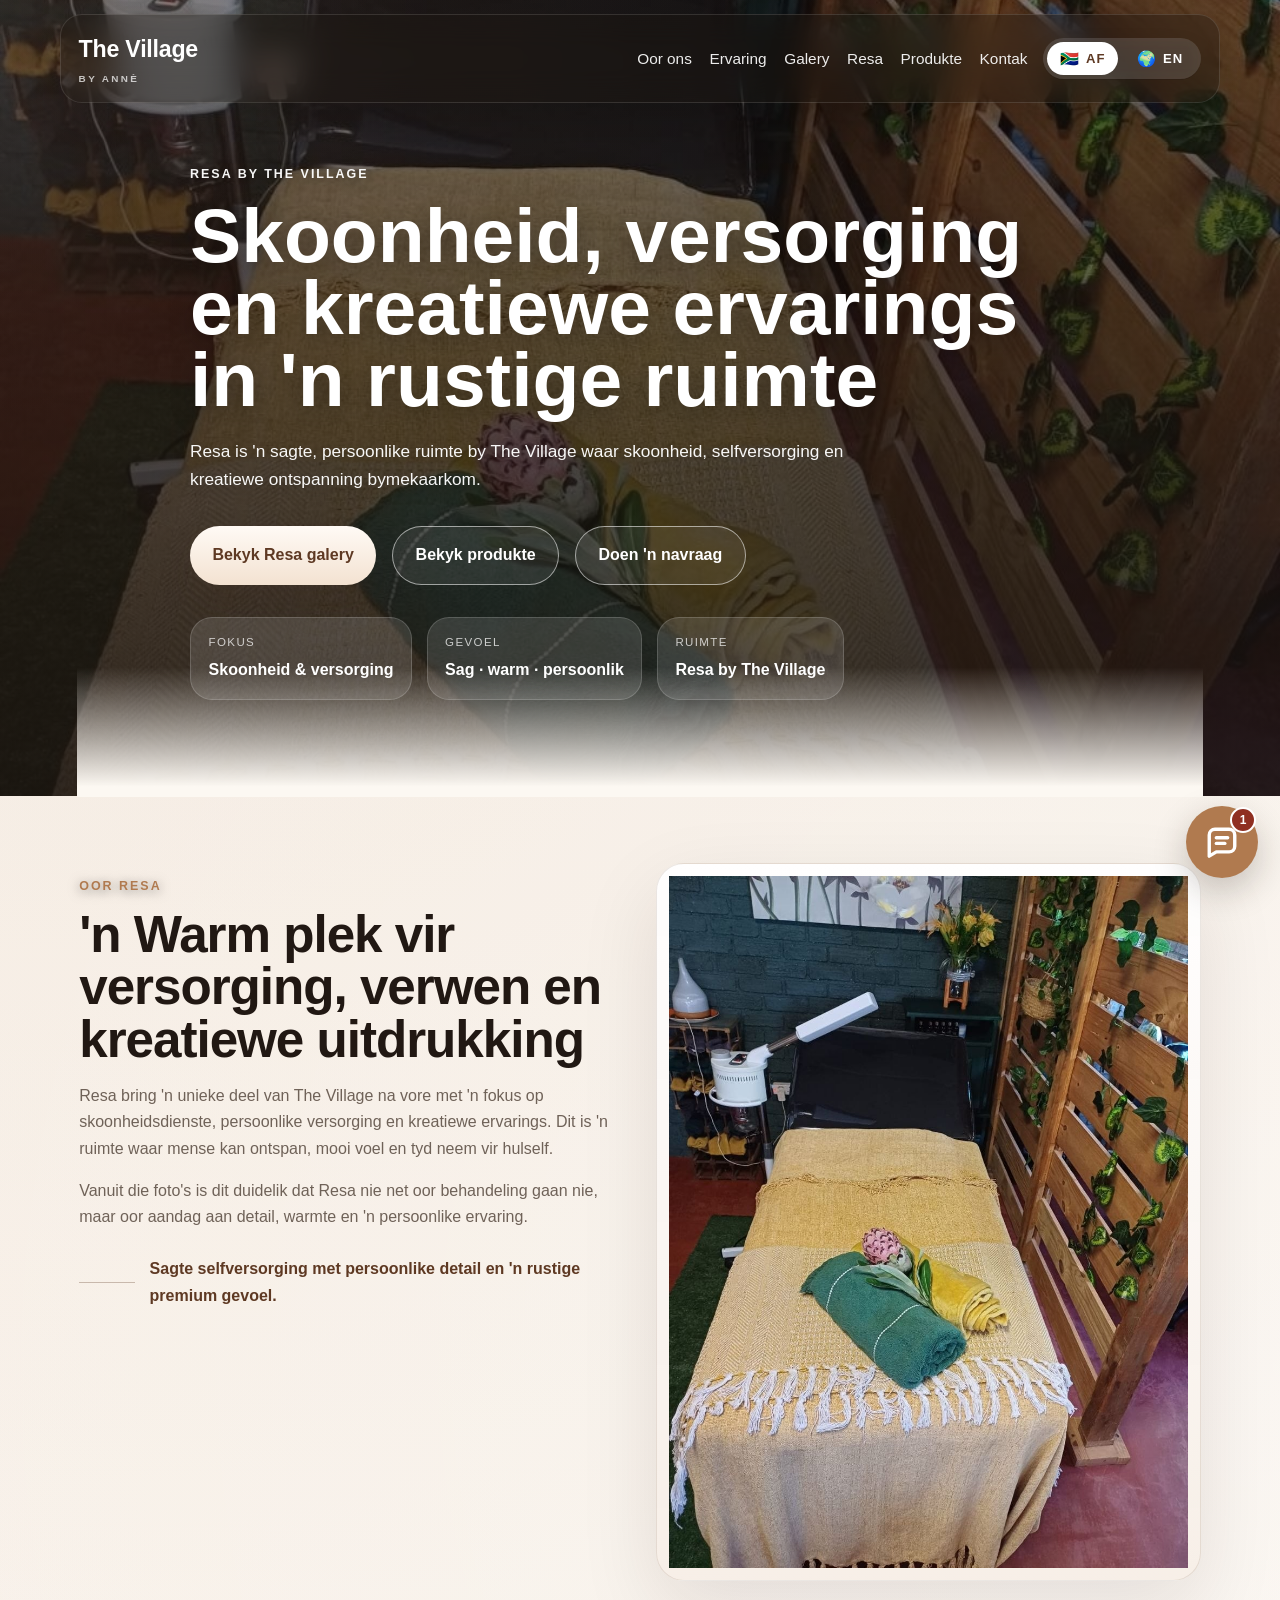
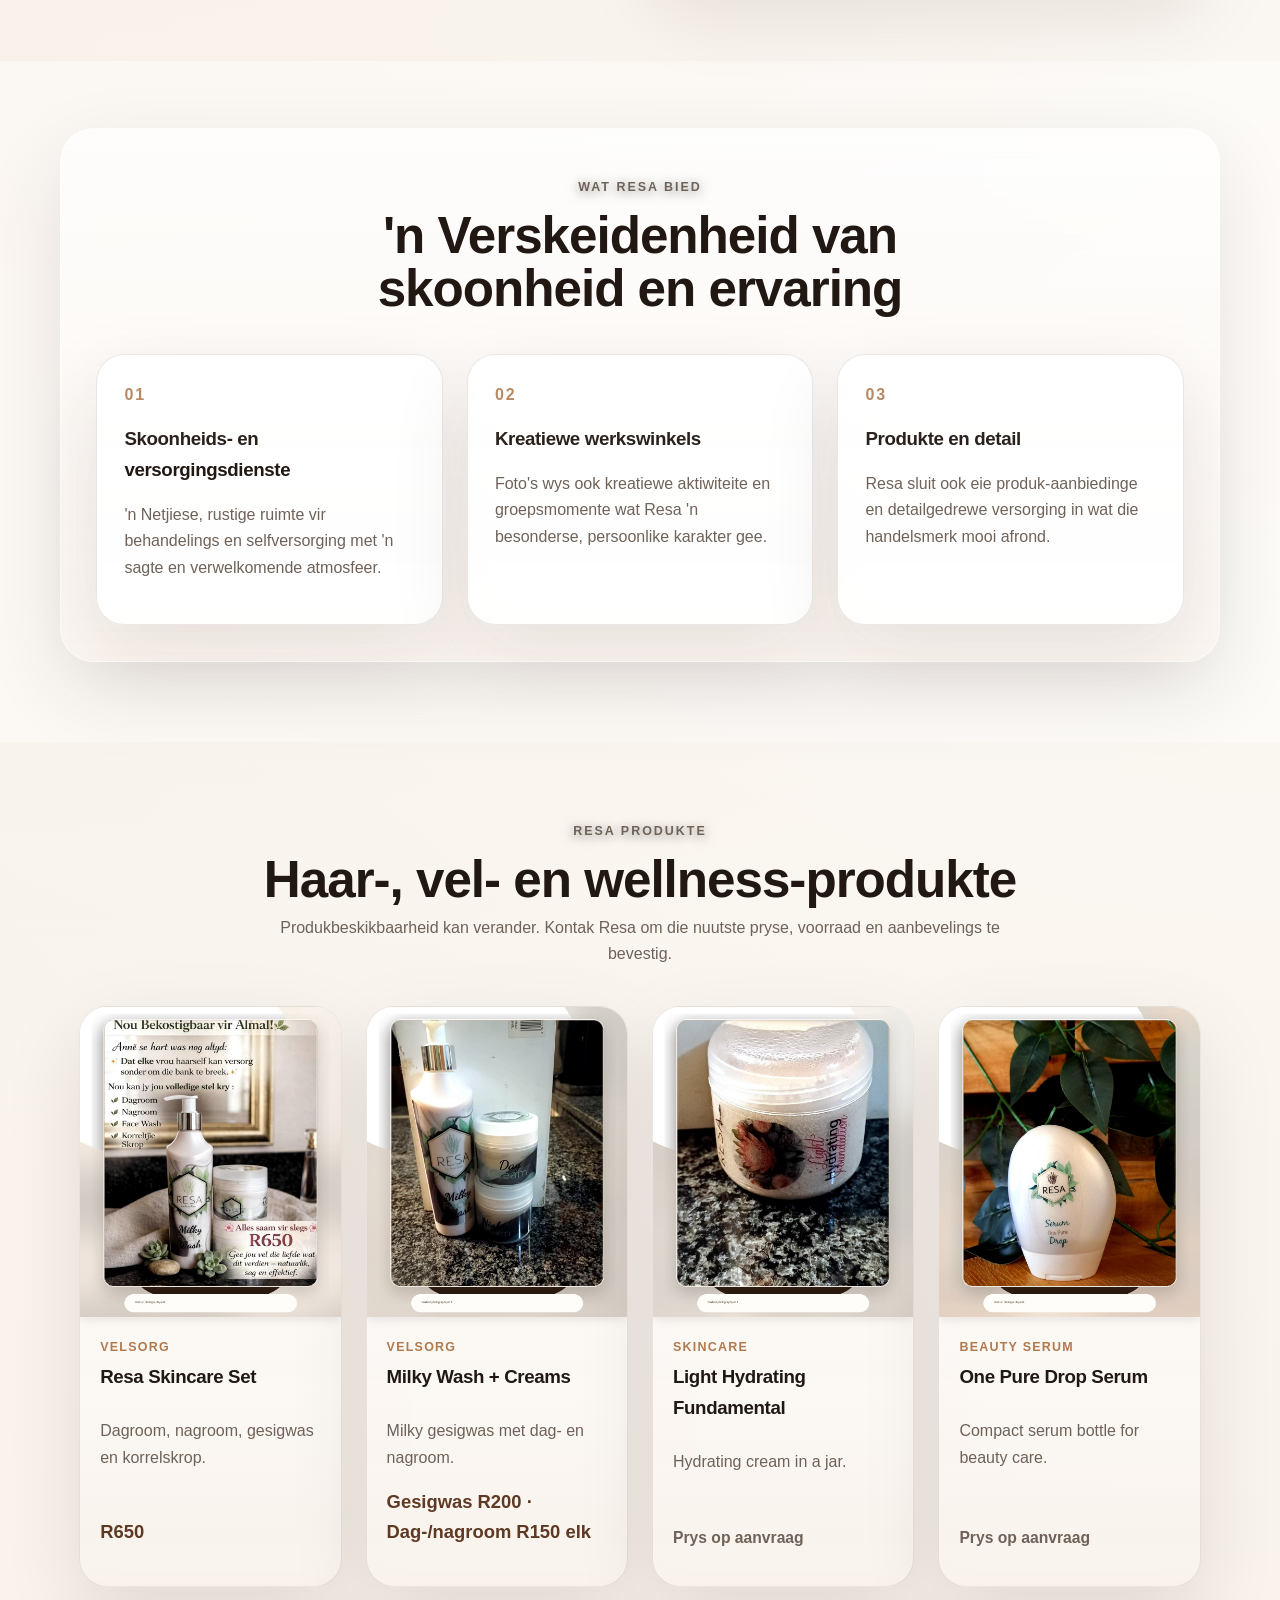
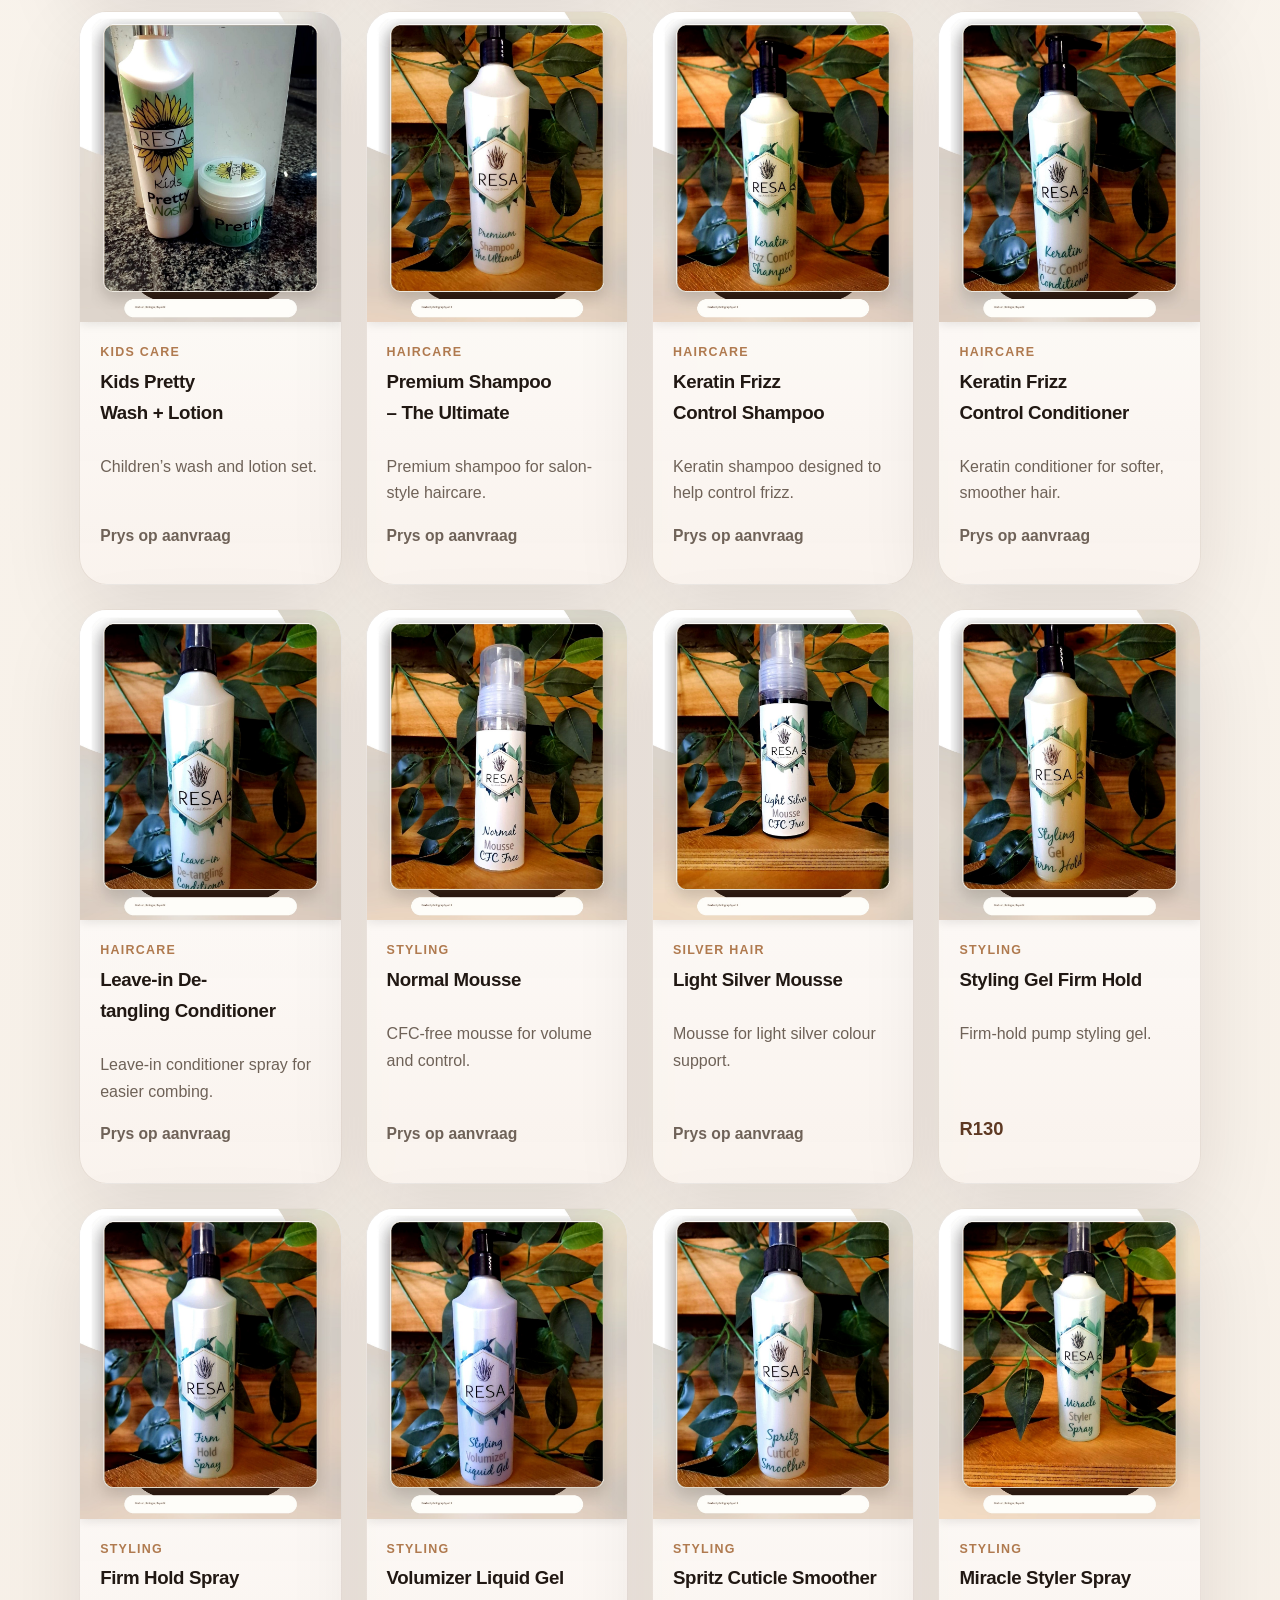
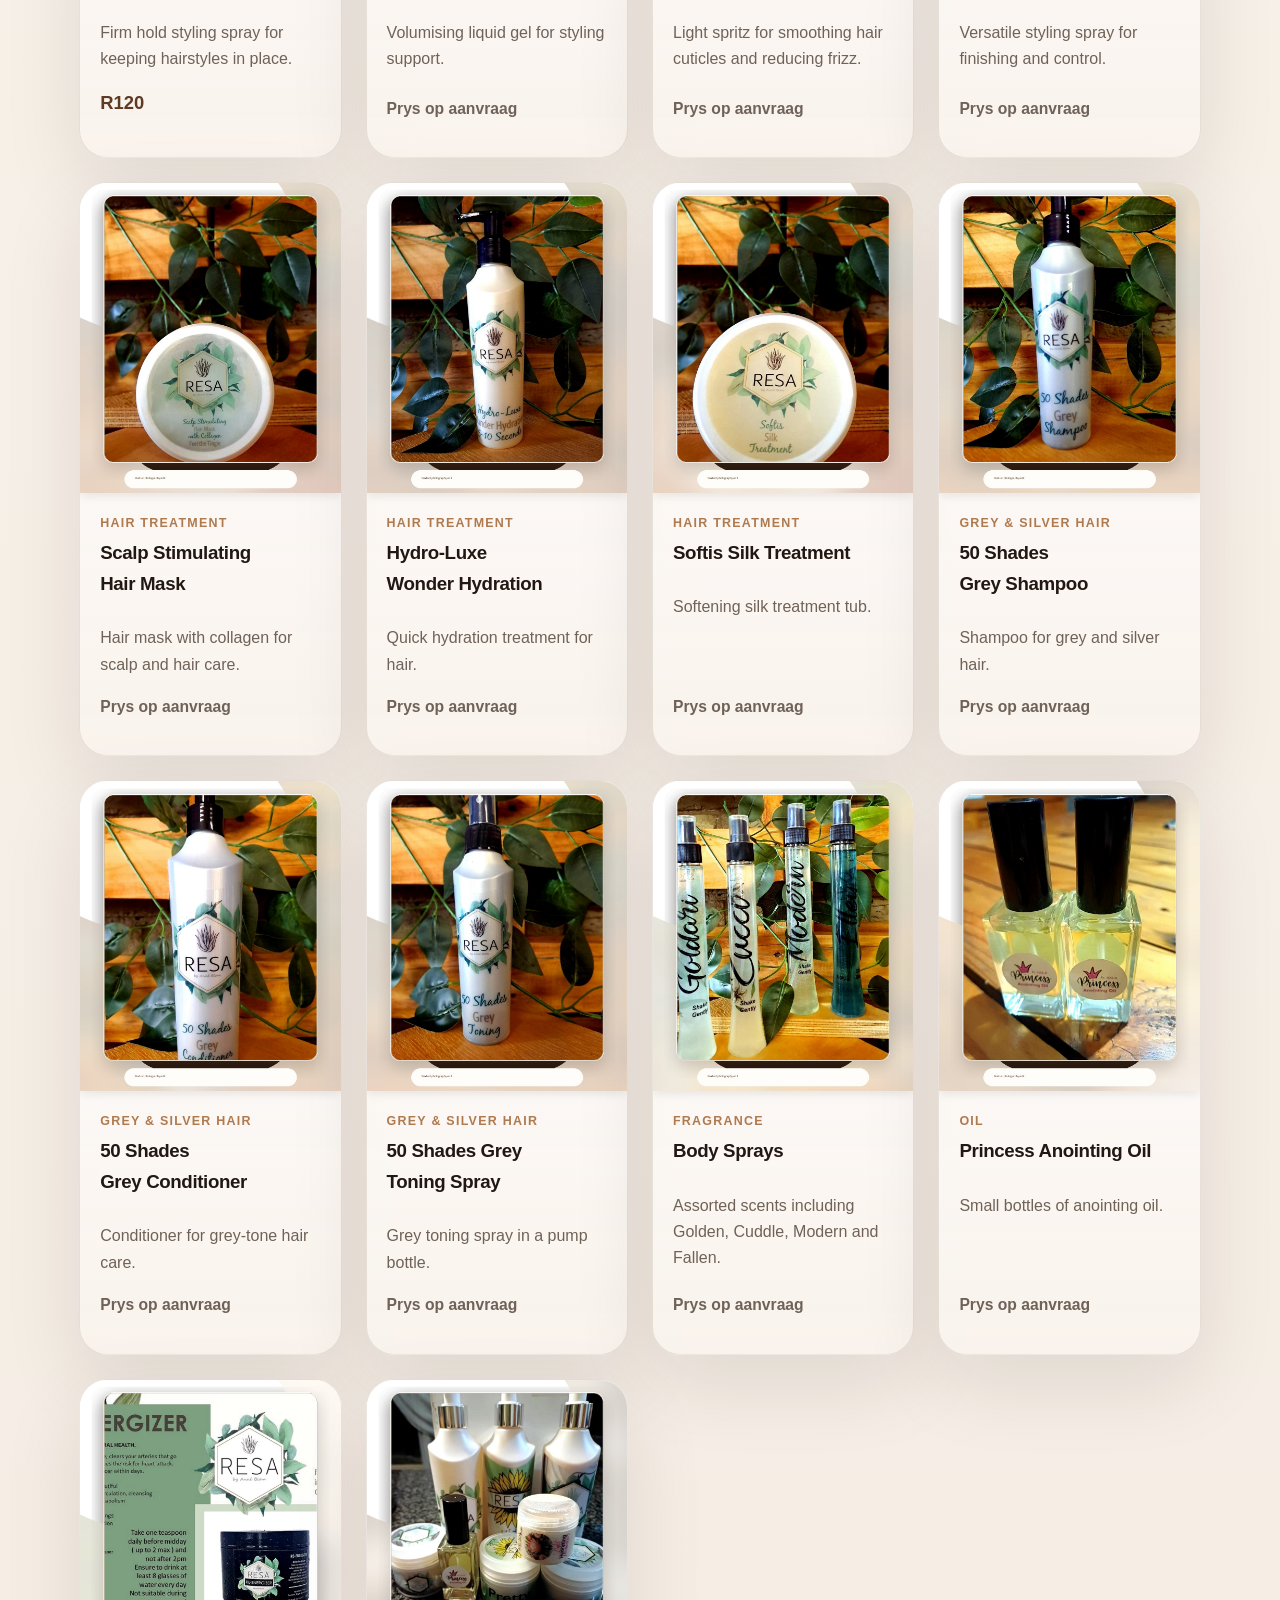
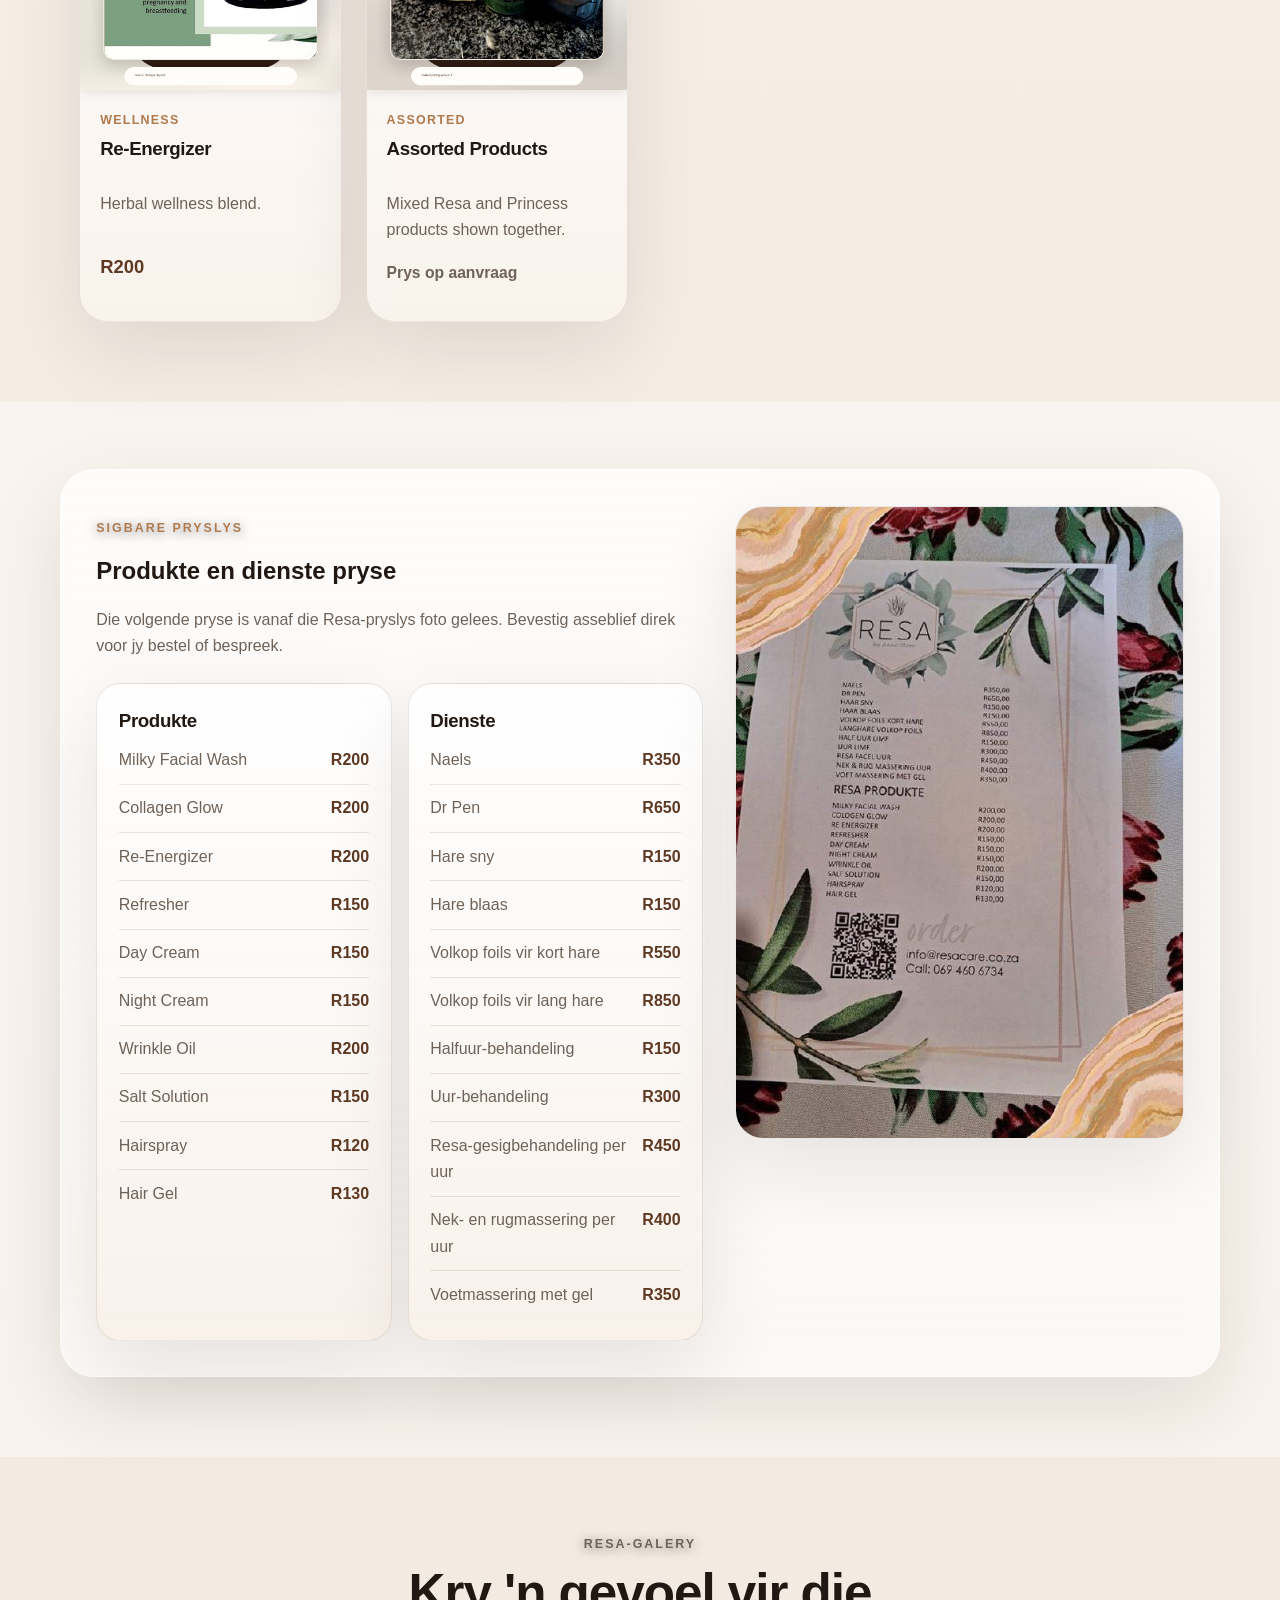
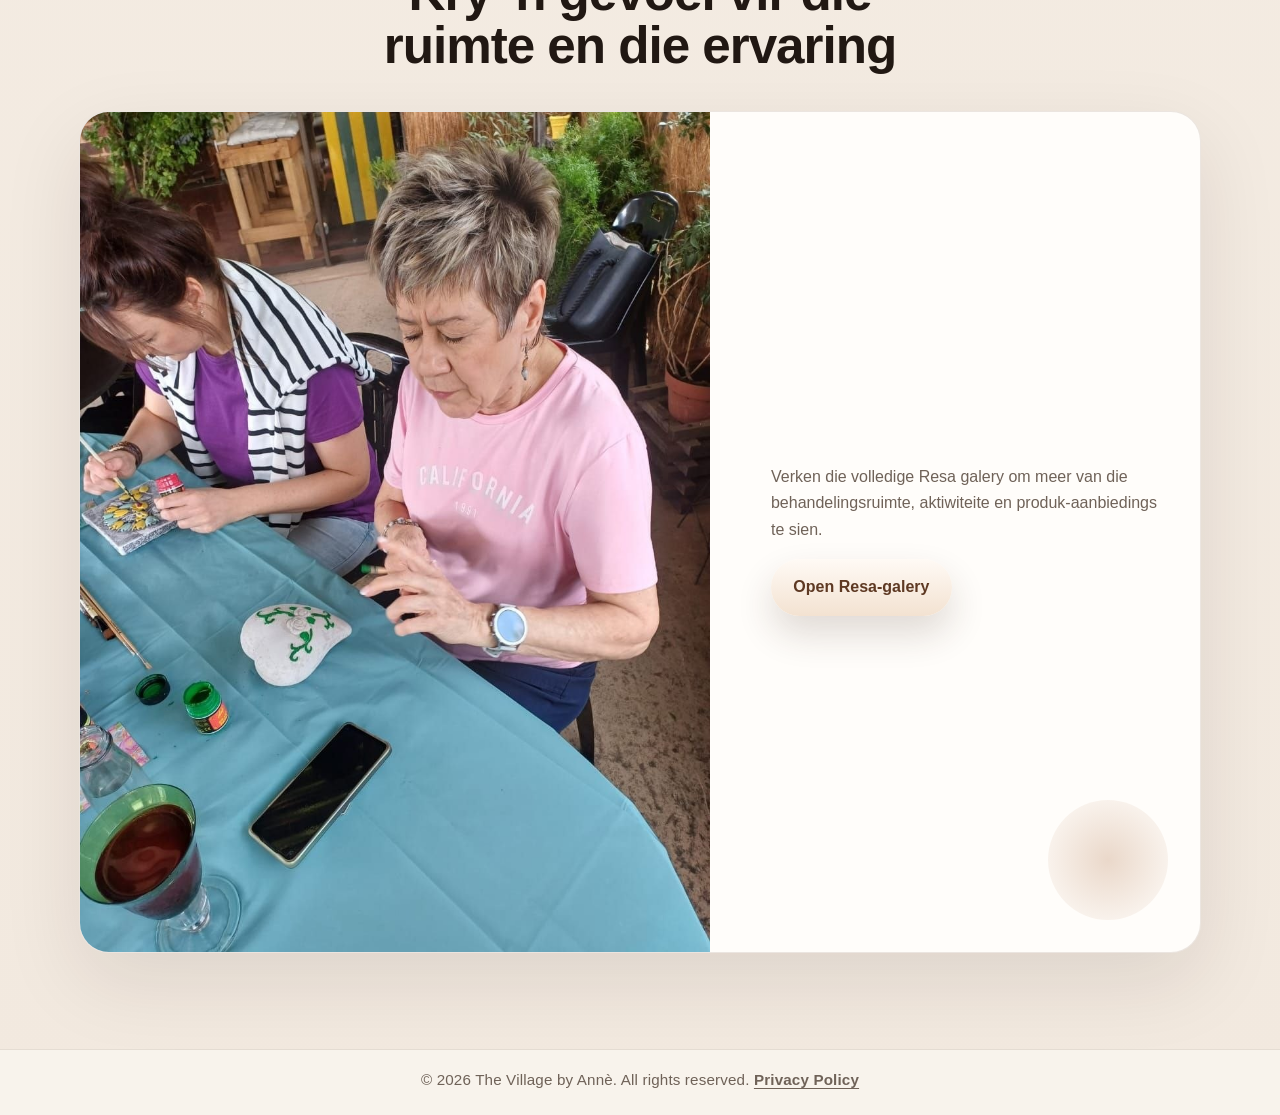
<file: resa.html>
<!DOCTYPE html>
<html lang="af">
<head>
  <meta charset="UTF-8" />
  <meta name="viewport" content="width=device-width, initial-scale=1.0" />
  <title>Resa | Skoonheid, versorging en kreatiewe ervarings</title>
  <meta name="description" content="Resa by The Village bied 'n warm skoonheids- en versorgingsruimte met behandelings, kreatiewe ervarings en produkte in 'n rustige omgewing." />
  <link rel="canonical" href="https://thevillagebyanne.co.za/resa.html" />
  <meta property="og:type" content="website" />
  <meta property="og:title" content="Resa | Skoonheid, versorging en kreatiewe ervarings" />
  <meta property="og:description" content="Resa by The Village bied 'n warm skoonheids- en versorgingsruimte met behandelings, kreatiewe ervarings en produkte in 'n rustige omgewing." />
  <meta property="og:url" content="https://thevillagebyanne.co.za/resa.html" />
  <meta property="og:image" content="https://thevillagebyanne.co.za/assets/resa-gallery-1.jpg" />
  <meta name="twitter:card" content="summary_large_image" />
  <meta name="twitter:title" content="Resa | Skoonheid, versorging en kreatiewe ervarings" />
  <meta name="twitter:description" content="Resa by The Village bied 'n warm skoonheids- en versorgingsruimte met behandelings, kreatiewe ervarings en produkte in 'n rustige omgewing." />
  <meta name="twitter:image" content="https://thevillagebyanne.co.za/assets/resa-gallery-1.jpg" />
  <meta name="robots" content="index, follow" />
  <meta name="msvalidate.01" content="AB8717D3C6B86D30BB217F8F683F0302" />
  <link rel="icon" type="image/svg+xml" href="assets/favicon.svg" />
  <link rel="shortcut icon" href="assets/favicon.svg" />
  <script type="application/ld+json">
    {
      "@context": "https://schema.org",
      "@type": "BeautySalon",
      "name": "Resa at The Village by Annè",
      "url": "https://thevillagebyanne.co.za/resa.html",
      "image": "https://thevillagebyanne.co.za/assets/resa-gallery-1.jpg",
      "telephone": "+27834468070",
      "email": "info@thevillagebyanne.co.za",
      "address": {
        "@type": "PostalAddress",
        "streetAddress": "47 Riverside Road",
        "addressLocality": "Muldersdrift",
        "addressCountry": "ZA"
      }
    }
  </script>
  <link rel="stylesheet" href="styles.css" />
  <link rel="stylesheet" href="assets/smartsite-motion.css" />
</head>
<body>
  <header class="hero hero-small resa-hero">
    <div class="overlay"></div>
    <nav class="nav wrap fade-up">
      <a class="brand" href="index.html">The Village</a>
      <div class="nav-controls">
        <div class="links">
          <a href="index.html#about" data-i18n="nav_about">Oor ons</a>
          <a href="index.html#experience" data-i18n="nav_experience">Ervaring</a>
          <a href="gallery.html" data-i18n="nav_gallery">Galery</a>
          <a href="resa.html">Resa</a>
          <a href="#resa-products" data-i18n="nav_products">Produkte</a>
          <a href="index.html#contact" data-i18n="nav_contact">Kontak</a>
        </div>
        <div class="language-switcher" aria-label="Language switcher">
          <button type="button" class="lang-btn active" data-lang="af" aria-label="Afrikaans">
            <span class="lang-flag">🇿🇦</span>
            <span class="lang-code">AF</span>
          </button>
          <button type="button" class="lang-btn" data-lang="en" aria-label="English">
            <span class="lang-flag">🌍</span>
            <span class="lang-code">EN</span>
          </button>
        </div>
      </div>
    </nav>

    <div class="hero-inner wrap fade-up delay-1 hero-small-inner">
      <p class="eyebrow" data-i18n="resa_eyebrow">Resa by The Village</p>
      <h1 data-i18n="resa_title">Skoonheid, versorging en kreatiewe ervarings in 'n rustige ruimte</h1>
      <p class="lead" data-i18n="resa_lead">
        Resa is 'n sagte, persoonlike ruimte by The Village waar skoonheid, selfversorging en kreatiewe ontspanning bymekaarkom.
      </p>
      <div class="cta-row">
        <a class="btn primary" href="resa-gallery.html" data-i18n="resa_cta_gallery">Bekyk Resa galery</a>
        <a class="btn secondary" href="#resa-products" data-i18n="resa_cta_products">Bekyk produkte</a>
        <a class="btn secondary" href="index.html#contact" data-i18n="resa_cta_enquiry">Doen 'n navraag</a>
      </div>
      <div class="hero-metrics fade-up delay-2">
        <div class="metric-pill">
          <span class="metric-label">Fokus</span>
          <strong>Skoonheid &amp; versorging</strong>
        </div>
        <div class="metric-pill">
          <span class="metric-label">Gevoel</span>
          <strong>Sag · warm · persoonlik</strong>
        </div>
        <div class="metric-pill">
          <span class="metric-label">Ruimte</span>
          <strong>Resa by The Village</strong>
        </div>
      </div>
    </div>
  </header>

  <main>
    <section class="section wrap split-layout about-editorial resa-editorial">
      <div class="content-block fade-up">
        <p class="kicker" data-i18n="about_resa_kicker">Oor Resa</p>
        <h2 data-i18n="about_resa_title">'n Warm plek vir versorging, verwen en kreatiewe uitdrukking</h2>
        <p data-i18n="about_resa_p1">
          Resa bring 'n unieke deel van The Village na vore met 'n fokus op skoonheidsdienste, persoonlike versorging en kreatiewe ervarings.
          Dit is 'n ruimte waar mense kan ontspan, mooi voel en tyd neem vir hulself.
        </p>
        <p data-i18n="about_resa_p2">
          Vanuit die foto's is dit duidelik dat Resa nie net oor behandeling gaan nie, maar oor aandag aan detail, warmte en 'n persoonlike ervaring.
        </p>
        <div class="about-signature resa-signature">
          <span class="signature-line"></span>
          <p>Sagte selfversorging met persoonlike detail en 'n rustige premium gevoel.</p>
        </div>
      </div>
      <div class="visual-card fade-up delay-1 framed-visual resa-framed-visual">
        <img src="assets/resa-gallery-1.jpg" alt="Resa ruimte by The Village" data-i18n-alt="resa_img1_alt" />
      </div>
    </section>

    <section class="section alt premium-panel-section">
      <div class="wrap premium-panel resa-panel">
        <div class="section-heading center fade-up section-heading-narrow">
          <p class="kicker" data-i18n="offers_kicker">Wat Resa bied</p>
          <h2 data-i18n="offers_title">'n Verskeidenheid van skoonheid en ervaring</h2>
        </div>
        <div class="feature-grid feature-grid-tight">
          <article class="feature-card fade-up hover-lift">
            <span class="feature-number">01</span>
            <h3 data-i18n="feature1_title">Skoonheids- en versorgingsdienste</h3>
            <p data-i18n="feature1_text">'n Netjiese, rustige ruimte vir behandelings en selfversorging met 'n sagte en verwelkomende atmosfeer.</p>
          </article>
          <article class="feature-card fade-up delay-1 hover-lift">
            <span class="feature-number">02</span>
            <h3 data-i18n="feature2_title">Kreatiewe werkswinkels</h3>
            <p data-i18n="feature2_text">Foto's wys ook kreatiewe aktiwiteite en groepsmomente wat Resa 'n besonderse, persoonlike karakter gee.</p>
          </article>
          <article class="feature-card fade-up delay-2 hover-lift">
            <span class="feature-number">03</span>
            <h3 data-i18n="feature3_title">Produkte en detail</h3>
            <p data-i18n="feature3_text">Resa sluit ook eie produk-aanbiedinge en detailgedrewe versorging in wat die handelsmerk mooi afrond.</p>
          </article>
        </div>
      </div>
    </section>


    <section class="section wrap resa-products-section" id="resa-products">
      <div class="section-heading center fade-up section-heading-narrow">
        <p class="kicker" data-i18n="products_kicker">Resa produkte</p>
        <h2 data-i18n="products_title">Haar-, vel- en wellness-produkte</h2>
        <p class="intro-note" data-i18n="products_intro">Produkbeskikbaarheid kan verander. Kontak Resa om die nuutste pryse, voorraad en aanbevelings te bevestig.</p>
      </div>

      <div class="product-grid resa-product-grid">
        <article class="product-card fade-up hover-lift"><img src="assets/products/studio-final/skincare-set.jpg" alt="Resa skincare set"><div><p class="product-category">Velsorg</p><h3>Resa Skincare Set</h3><p>Dagroom, nagroom, gesigwas en korrelskrop.</p><p class="price">R650</p></div></article>
        <article class="product-card fade-up hover-lift"><img src="assets/products/studio-final/milky-wash-day-night-cream.jpg" alt="Milky wash day and night cream"><div><p class="product-category">Velsorg</p><h3>Milky Wash + Creams</h3><p>Milky gesigwas met dag- en nagroom.</p><p class="price">Gesigwas R200 · Dag-/nagroom R150 elk</p></div></article>
        <article class="product-card fade-up hover-lift"><img src="assets/products/studio-final/light-hydrating-fundamental.jpg" alt="Light Hydrating Fundamental"><div><p class="product-category">Skincare</p><h3>Light Hydrating Fundamental</h3><p>Hydrating cream in a jar.</p><p class="price muted-price">Prys op aanvraag</p></div></article>
        <article class="product-card fade-up hover-lift"><img src="assets/products/studio-final/one-pure-drop-serum.jpg" alt="One Pure Drop Serum"><div><p class="product-category">Beauty serum</p><h3>One Pure Drop Serum</h3><p>Compact serum bottle for beauty care.</p><p class="price muted-price">Prys op aanvraag</p></div></article>
        <article class="product-card fade-up hover-lift"><img src="assets/products/studio-final/kids-pretty-wash-lotion.jpg" alt="Kids pretty wash and lotion"><div><p class="product-category">Kids care</p><h3>Kids Pretty Wash + Lotion</h3><p>Children’s wash and lotion set.</p><p class="price muted-price">Prys op aanvraag</p></div></article>

        <article class="product-card fade-up hover-lift"><img src="assets/products/studio-final/premium-shampoo.jpg" alt="Premium Shampoo The Ultimate"><div><p class="product-category">Haircare</p><h3>Premium Shampoo – The Ultimate</h3><p>Premium shampoo for salon-style haircare.</p><p class="price muted-price">Prys op aanvraag</p></div></article>
        <article class="product-card fade-up hover-lift"><img src="assets/products/studio-final/keratin-frizz-control-shampoo.jpg" alt="Keratin Frizz Control Shampoo"><div><p class="product-category">Haircare</p><h3>Keratin Frizz Control Shampoo</h3><p>Keratin shampoo designed to help control frizz.</p><p class="price muted-price">Prys op aanvraag</p></div></article>
        <article class="product-card fade-up hover-lift"><img src="assets/products/studio-final/keratin-frizz-control-conditioner.jpg" alt="Keratin Frizz Control Conditioner"><div><p class="product-category">Haircare</p><h3>Keratin Frizz Control Conditioner</h3><p>Keratin conditioner for softer, smoother hair.</p><p class="price muted-price">Prys op aanvraag</p></div></article>
        <article class="product-card fade-up hover-lift"><img src="assets/products/studio-final/leave-in-detangling-conditioner.jpg" alt="Leave-in De-tangling Conditioner"><div><p class="product-category">Haircare</p><h3>Leave-in De-tangling Conditioner</h3><p>Leave-in conditioner spray for easier combing.</p><p class="price muted-price">Prys op aanvraag</p></div></article>

        <article class="product-card fade-up hover-lift"><img src="assets/products/studio-final/normal-mousse.jpg" alt="Normal Mousse"><div><p class="product-category">Styling</p><h3>Normal Mousse</h3><p>CFC-free mousse for volume and control.</p><p class="price muted-price">Prys op aanvraag</p></div></article>
        <article class="product-card fade-up hover-lift"><img src="assets/products/studio-final/light-silver-mousse.jpg" alt="Light Silver Mousse"><div><p class="product-category">Silver hair</p><h3>Light Silver Mousse</h3><p>Mousse for light silver colour support.</p><p class="price muted-price">Prys op aanvraag</p></div></article>
        <article class="product-card fade-up hover-lift"><img src="assets/products/studio-final/styling-gel-firm-hold.jpg" alt="Styling Gel Firm Hold"><div><p class="product-category">Styling</p><h3>Styling Gel Firm Hold</h3><p>Firm-hold pump styling gel.</p><p class="price">R130</p></div></article>
        <article class="product-card fade-up hover-lift"><img src="assets/products/studio-final/firm-hold-spray.jpg" alt="Firm Hold Spray"><div><p class="product-category">Styling</p><h3>Firm Hold Spray</h3><p>Firm hold styling spray for keeping hairstyles in place.</p><p class="price">R120</p></div></article>
        <article class="product-card fade-up hover-lift"><img src="assets/products/studio-final/volumizer-liquid-gel.jpg" alt="Volumizer Liquid Gel"><div><p class="product-category">Styling</p><h3>Volumizer Liquid Gel</h3><p>Volumising liquid gel for styling support.</p><p class="price muted-price">Prys op aanvraag</p></div></article>
        <article class="product-card fade-up hover-lift"><img src="assets/products/studio-final/cuticle-smoother.jpg" alt="Spritz Cuticle Smoother"><div><p class="product-category">Styling</p><h3>Spritz Cuticle Smoother</h3><p>Light spritz for smoothing hair cuticles and reducing frizz.</p><p class="price muted-price">Prys op aanvraag</p></div></article>
        <article class="product-card fade-up hover-lift"><img src="assets/products/studio-final/miracle-styler.jpg" alt="Miracle Styler Spray"><div><p class="product-category">Styling</p><h3>Miracle Styler Spray</h3><p>Versatile styling spray for finishing and control.</p><p class="price muted-price">Prys op aanvraag</p></div></article>

        <article class="product-card fade-up hover-lift"><img src="assets/products/studio-final/scalp-stimulating-hair-mask.jpg" alt="Scalp Stimulating Hair Mask"><div><p class="product-category">Hair treatment</p><h3>Scalp Stimulating Hair Mask</h3><p>Hair mask with collagen for scalp and hair care.</p><p class="price muted-price">Prys op aanvraag</p></div></article>
        <article class="product-card fade-up hover-lift"><img src="assets/products/studio-final/hydro-luxe-wonder.jpg" alt="Hydro-Luxe Wonder Hydration"><div><p class="product-category">Hair treatment</p><h3>Hydro-Luxe Wonder Hydration</h3><p>Quick hydration treatment for hair.</p><p class="price muted-price">Prys op aanvraag</p></div></article>
        <article class="product-card fade-up hover-lift"><img src="assets/products/studio-final/softis-silk-treatment.jpg" alt="Softis Silk Treatment"><div><p class="product-category">Hair treatment</p><h3>Softis Silk Treatment</h3><p>Softening silk treatment tub.</p><p class="price muted-price">Prys op aanvraag</p></div></article>

        <article class="product-card fade-up hover-lift"><img src="assets/products/studio-final/grey-shampoo.jpg" alt="50 Shades Grey Shampoo"><div><p class="product-category">Grey & silver hair</p><h3>50 Shades Grey Shampoo</h3><p>Shampoo for grey and silver hair.</p><p class="price muted-price">Prys op aanvraag</p></div></article>
        <article class="product-card fade-up hover-lift"><img src="assets/products/studio-final/grey-conditioner.jpg" alt="50 Shades Grey Conditioner"><div><p class="product-category">Grey & silver hair</p><h3>50 Shades Grey Conditioner</h3><p>Conditioner for grey-tone hair care.</p><p class="price muted-price">Prys op aanvraag</p></div></article>
        <article class="product-card fade-up hover-lift"><img src="assets/products/studio-final/grey-toning-spray.jpg" alt="50 Shades Grey Toning Spray"><div><p class="product-category">Grey & silver hair</p><h3>50 Shades Grey Toning Spray</h3><p>Grey toning spray in a pump bottle.</p><p class="price muted-price">Prys op aanvraag</p></div></article>

        <article class="product-card fade-up hover-lift"><img src="assets/products/studio-final/body-sprays.jpg" alt="Assorted body sprays"><div><p class="product-category">Fragrance</p><h3>Body Sprays</h3><p>Assorted scents including Golden, Cuddle, Modern and Fallen.</p><p class="price muted-price">Prys op aanvraag</p></div></article>
        <article class="product-card fade-up hover-lift"><img src="assets/products/studio-final/princess-anointing-oil.jpg" alt="Princess Anointing Oil"><div><p class="product-category">Oil</p><h3>Princess Anointing Oil</h3><p>Small bottles of anointing oil.</p><p class="price muted-price">Prys op aanvraag</p></div></article>
        <article class="product-card fade-up hover-lift"><img src="assets/products/studio-final/re-energizer.jpg" alt="Re-Energizer"><div><p class="product-category">Wellness</p><h3>Re-Energizer</h3><p>Herbal wellness blend.</p><p class="price">R200</p></div></article>
        <article class="product-card fade-up hover-lift"><img src="assets/products/studio-final/assorted-products.jpg" alt="Assorted Resa and Princess products"><div><p class="product-category">Assorted</p><h3>Assorted Products</h3><p>Mixed Resa and Princess products shown together.</p><p class="price muted-price">Prys op aanvraag</p></div></article>
      </div>
    </section>

    <section class="section alt premium-panel-section" id="resa-prices">
      <div class="wrap price-layout premium-panel resa-price-panel">
        <div class="fade-up">
          <p class="kicker" data-i18n="price_kicker">Sigbare pryslys</p>
          <h2 data-i18n="price_title">Produkte en dienste pryse</h2>
          <p data-i18n="price_intro">Die volgende pryse is vanaf die Resa-pryslys foto gelees. Bevestig asseblief direk voor jy bestel of bespreek.</p>
          <div class="price-columns">
            <div class="price-box"><h3 data-i18n="price_products">Produkte</h3><ul class="price-list"><li><span>Milky Facial Wash</span><strong>R200</strong></li><li><span>Collagen Glow</span><strong>R200</strong></li><li><span>Re-Energizer</span><strong>R200</strong></li><li><span>Refresher</span><strong>R150</strong></li><li><span>Day Cream</span><strong>R150</strong></li><li><span>Night Cream</span><strong>R150</strong></li><li><span>Wrinkle Oil</span><strong>R200</strong></li><li><span>Salt Solution</span><strong>R150</strong></li><li><span>Hairspray</span><strong>R120</strong></li><li><span>Hair Gel</span><strong>R130</strong></li></ul></div>
            <div class="price-box"><h3 data-i18n="price_services">Dienste</h3><ul class="price-list"><li><span>Naels</span><strong>R350</strong></li><li><span>Dr Pen</span><strong>R650</strong></li><li><span>Hare sny</span><strong>R150</strong></li><li><span>Hare blaas</span><strong>R150</strong></li><li><span>Volkop foils vir kort hare</span><strong>R550</strong></li><li><span>Volkop foils vir lang hare</span><strong>R850</strong></li><li><span>Halfuur-behandeling</span><strong>R150</strong></li><li><span>Uur-behandeling</span><strong>R300</strong></li><li><span>Resa-gesigbehandeling per uur</span><strong>R450</strong></li><li><span>Nek- en rugmassering per uur</span><strong>R400</strong></li><li><span>Voetmassering met gel</span><strong>R350</strong></li></ul></div>
          </div>
        </div>
        <div class="visual-card price-image fade-up delay-1">
          <img src="assets/products/price-list.jpg" alt="Resa products and services price list" />
        </div>
      </div>
    </section>

    <section class="section wrap gallery-preview-section resa-gallery-preview-section">
      <div class="section-heading center fade-up section-heading-narrow">
        <p class="kicker" data-i18n="gallery_kicker">Resa galery</p>
        <h2 data-i18n="gallery_title">Kry 'n gevoel vir die ruimte en ervaring</h2>
      </div>
      <div class="gallery-preview-card fade-up delay-1 spotlight-card resa-spotlight-card">
        <img src="assets/resa-gallery-3.jpg" alt="Resa kreatiewe ervaring" data-i18n-alt="resa_img3_alt" />
        <div class="gallery-preview-copy">
          <p data-i18n="gallery_text">Verken die volledige Resa galery om meer van die behandelingsruimte, aktiwiteite en produk-aanbiedings te sien.</p>
          <a class="btn primary" href="resa-gallery.html" data-i18n="gallery_cta">Open Resa galery</a>
        </div>
      </div>
    </section>
  </main>

  <footer class="site-footer">
    <div class="wrap site-footer-inner">
      <p>© 2026 The Village by Annè. All rights reserved. <a href="privacy.html">Privacy Policy</a></p>
    </div>
  </footer>

  <script>
    window.SMARTSITE_GA4_ID = 'G-8PX1MMG23H';
  </script>
  <script src="tracking-snippet.js"></script>
  <script>
    const translations = {
      af: {
        page_title: "Resa | Skoonheid, versorging en kreatiewe ervarings",
        meta_description: "Resa by The Village bied 'n warm skoonheids- en versorgingsruimte met behandelings, kreatiewe ervarings en produkte in 'n rustige omgewing.",
        nav_about: "Oor ons",
        nav_experience: "Ervaring",
        nav_gallery: "Galery",
        nav_products: "Produkte",
        nav_contact: "Kontak",
        resa_eyebrow: "Resa by The Village",
        resa_title: "Skoonheid, versorging en kreatiewe ervarings in 'n rustige ruimte",
        resa_lead: "Resa is 'n sagte, persoonlike ruimte by The Village waar skoonheid, selfversorging en kreatiewe ontspanning bymekaarkom.",
        resa_cta_gallery: "Bekyk Resa galery",
        resa_cta_products: "Bekyk produkte",
        resa_cta_enquiry: "Doen 'n navraag",
        about_resa_kicker: "Oor Resa",
        about_resa_title: "'n Warm plek vir versorging, verwen en kreatiewe uitdrukking",
        about_resa_p1: "Resa bring 'n unieke deel van The Village na vore met 'n fokus op skoonheidsdienste, persoonlike versorging en kreatiewe ervarings. Dit is 'n ruimte waar mense kan ontspan, mooi voel en tyd neem vir hulself.",
        about_resa_p2: "Vanuit die foto's is dit duidelik dat Resa nie net oor behandeling gaan nie, maar oor aandag aan detail, warmte en 'n persoonlike ervaring.",
        resa_img1_alt: "Resa ruimte by The Village",
        offers_kicker: "Wat Resa bied",
        offers_title: "'n Verskeidenheid van skoonheid en ervaring",
        feature1_title: "Skoonheids- en versorgingsdienste",
        feature1_text: "'n Netjiese, rustige ruimte vir behandelings en selfversorging met 'n sagte en verwelkomende atmosfeer.",
        feature2_title: "Kreatiewe werkswinkels",
        feature2_text: "Foto's wys ook kreatiewe aktiwiteite en groepsmomente wat Resa 'n besonderse, persoonlike karakter gee.",
        feature3_title: "Produkte en detail",
        feature3_text: "Resa sluit ook eie produk-aanbiedinge en detailgedrewe versorging in wat die handelsmerk mooi afrond.",
        products_kicker: "Resa produkte",
        products_title: "Haar-, vel- en wellness-produkte",
        products_intro: "Produkbeskikbaarheid kan verander. Kontak Resa om die nuutste pryse, voorraad en aanbevelings te bevestig.",
        price_kicker: "Sigbare pryslys",
        price_title: "Produkte en dienste pryse",
        price_intro: "Die volgende pryse is vanaf die Resa-pryslys foto gelees. Bevestig asseblief direk voor jy bestel of bespreek.",
        price_products: "Produkte",
        price_services: "Dienste",
        gallery_kicker: "Resa-galery",
        gallery_title: "Kry 'n gevoel vir die ruimte en die ervaring",
        resa_img3_alt: "Resa kreatiewe ervaring",
        gallery_text: "Verken die volledige Resa galery om meer van die behandelingsruimte, aktiwiteite en produk-aanbiedings te sien.",
        gallery_cta: "Open Resa-galery"
      },
      en: {
        page_title: "Resa | Beauty, care and creative experiences",
        meta_description: "Resa at The Village offers a warm beauty and care space with treatments, creative experiences, and products in a peaceful setting.",
        nav_about: "About",
        nav_experience: "Experience",
        nav_gallery: "Gallery",
        nav_products: "Products",
        nav_contact: "Contact",
        resa_eyebrow: "Resa at The Village",
        resa_title: "Beauty, care and creative experiences in a peaceful space",
        resa_lead: "Resa is a gentle, personal space at The Village where beauty, self-care, and creative relaxation come together.",
        resa_cta_gallery: "View Resa gallery",
        resa_cta_products: "View products",
        resa_cta_enquiry: "Make an enquiry",
        about_resa_kicker: "About Resa",
        about_resa_title: "A warm place for care, pampering, and creative expression",
        about_resa_p1: "Resa brings a unique part of The Village to life with a focus on beauty services, personal care, and creative experiences. It is a space where people can relax, feel beautiful, and take time for themselves.",
        about_resa_p2: "From the photos, it is clear that Resa is not only about treatments, but also about attention to detail, warmth, and a personal experience.",
        resa_img1_alt: "Resa space at The Village",
        offers_kicker: "What Resa offers",
        offers_title: "A variety of beauty and experiences",
        feature1_title: "Beauty and care services",
        feature1_text: "A neat, calm space for treatments and self-care with a gentle and welcoming atmosphere.",
        feature2_title: "Creative workshops",
        feature2_text: "The photos also show creative activities and group moments that give Resa a special, personal character.",
        feature3_title: "Products and detail",
        feature3_text: "Resa also includes its own product offerings and detail-focused care that beautifully rounds off the brand.",
        products_kicker: "Resa products",
        products_title: "Haircare, skincare and wellness products",
        products_intro: "Product availability can change. Contact Resa to confirm the latest prices, stock and recommendations.",
        price_kicker: "Visible price list",
        price_title: "Products and services pricing",
        price_intro: "The following prices were read from the Resa price-list photo. Please confirm directly before ordering or booking.",
        price_products: "Products",
        price_services: "Services",
        gallery_kicker: "Resa gallery",
        gallery_title: "Get a feel for the space and experience",
        resa_img3_alt: "Resa creative experience",
        gallery_text: "Explore the full Resa gallery to see more of the treatment space, activities, and product offerings.",
        gallery_cta: "Open Resa gallery"
      }
    };

    (function () {
      const langButtons = Array.from(document.querySelectorAll('.lang-btn'));
      const metaDescription = document.querySelector('meta[name="description"]');

      function applyTranslations(lang) {
        try { localStorage.setItem('theVillageLanguage', lang); } catch (e) {}
        document.documentElement.lang = lang;
        document.title = translations[lang].page_title;
        metaDescription.setAttribute('content', translations[lang].meta_description);

        document.querySelectorAll('[data-i18n]').forEach((el) => {
          const key = el.dataset.i18n;
          if (translations[lang][key]) el.textContent = translations[lang][key];
        });

        document.querySelectorAll('[data-i18n-alt]').forEach((el) => {
          const key = el.dataset.i18nAlt;
          if (translations[lang][key]) el.setAttribute('alt', translations[lang][key]);
        });

        langButtons.forEach((btn) => {
          btn.classList.toggle('active', btn.dataset.lang === lang);
        });
      }

      langButtons.forEach((btn) => {
        btn.addEventListener('click', () => applyTranslations(btn.dataset.lang));
      });

      let savedLang = 'af';
      try {
        savedLang = localStorage.getItem('theVillageLanguage') || 'af';
      } catch (e) {}
      applyTranslations(savedLang === 'en' ? 'en' : 'af');
    })();
  </script>
  <script src="bot-config.js"></script>
  <script src="bot-widget.js"></script>
  <script defer src="assets/smartsite-motion.js"></script>
</body>
</html>
</file>
<file: styles.css>
:root {
  --bg: #f6f1ea;
  --surface: rgba(255,255,255,0.92);
  --surface-strong: #fffdfa;
  --surface-soft: rgba(255,255,255,0.78);
  --text: #211813;
  --muted: #6f6258;
  --accent: #b07a4f;
  --accent-dark: #5e3923;
  --accent-soft: #e8d5c4;
  --line: rgba(94, 57, 35, 0.12);
  --shadow: 0 28px 80px rgba(36, 24, 18, 0.1);
}

* { box-sizing: border-box; }
html { scroll-behavior: smooth; scroll-padding-top: 110px; }
body {
  margin: 0;
  font-family: Inter, Arial, Helvetica, sans-serif;
  color: var(--text);
  background:
    radial-gradient(circle at top left, rgba(232,213,196,0.42), transparent 28%),
    radial-gradient(circle at right 15%, rgba(255,255,255,0.5), transparent 24%),
    linear-gradient(180deg, #fcf8f2 0%, #f2e9df 100%);
  line-height: 1.65;
}
img { max-width: 100%; display: block; }
a { color: inherit; }
.wrap { max-width: 1160px; margin: 0 auto; }

.hero {
  position: relative;
  min-height: 96vh;
  padding: 6rem 1.2rem 6rem;
  color: white;
  background: url('assets/hero.jpg') center/cover no-repeat;
}
.overlay {
  position: absolute;
  inset: 0;
  background:
    linear-gradient(rgba(24, 18, 14, 0.38), rgba(24, 18, 14, 0.8)),
    linear-gradient(120deg, rgba(176,122,79,0.18), transparent 44%),
    radial-gradient(circle at top left, rgba(255,255,255,0.08), transparent 28%);
}
.nav, .hero-inner { position: relative; z-index: 2; }
.nav {
  position: fixed;
  top: 0.9rem;
  left: 0.75rem;
  right: 0.75rem;
  max-width: 1160px;
  margin: 0 auto;
  z-index: 50;
  display: flex;
  justify-content: space-between;
  align-items: center;
  gap: 1rem;
  padding: 0.9rem 1.1rem;
  border-radius: 22px;
  background: rgba(28, 21, 17, 0.34);
  border: 1px solid rgba(255,255,255,0.12);
  box-shadow: 0 20px 50px rgba(0,0,0,0.16);
  backdrop-filter: blur(16px);
}
.brand {
  font-size: 1.45rem;
  font-weight: 800;
  letter-spacing: -0.01em;
  text-decoration: none;
  color: inherit;
  transition: opacity 0.2s ease;
}
.brand::after {
  content: 'by Annè';
  display: block;
  font-size: 0.62rem;
  font-weight: 600;
  letter-spacing: 0.24em;
  text-transform: uppercase;
  color: rgba(255,255,255,0.72);
  margin-top: 0.18rem;
}
.brand:hover {
  opacity: 0.82;
}
.nav-controls {
  display: flex;
  align-items: center;
  gap: 1rem;
  flex-wrap: wrap;
  justify-content: flex-end;
}
.links { display: flex; gap: 1.1rem; flex-wrap: wrap; }
.links a, .btn { text-decoration: none; }
.links a {
  color: rgba(255,255,255,0.92);
  font-size: 0.96rem;
  position: relative;
}
.links a::after {
  content: '';
  position: absolute;
  left: 0;
  bottom: -0.35rem;
  width: 100%;
  height: 1px;
  background: rgba(255,255,255,0.72);
  transform: scaleX(0);
  transform-origin: left;
  transition: transform 0.22s ease;
}
.links a:hover::after,
.links a:focus-visible::after {
  transform: scaleX(1);
}
.language-switcher {
  display: inline-flex;
  gap: 0.35rem;
  padding: 0.28rem;
  border-radius: 999px;
  background: rgba(255,255,255,0.14);
  backdrop-filter: blur(8px);
  box-shadow: 0 10px 25px rgba(0,0,0,0.08);
}
.lang-btn {
  display: inline-flex;
  align-items: center;
  gap: 0.45rem;
  border: 0;
  border-radius: 999px;
  padding: 0.55rem 0.8rem;
  background: transparent;
  color: white;
  cursor: pointer;
  font-weight: 700;
}
.lang-btn.active {
  background: white;
  color: var(--accent-dark);
}
.lang-flag {
  font-size: 0.95rem;
  line-height: 1;
}
.lang-code {
  font-size: 0.82rem;
  letter-spacing: 0.08em;
}
.hero-inner {
  max-width: 900px;
  padding-top: 6.2rem;
}
.eyebrow, .kicker {
  text-transform: uppercase;
  letter-spacing: 0.16em;
  font-size: 0.78rem;
  font-weight: 700;
  color: rgba(255,255,255,0.96);
  text-shadow: 0 2px 12px rgba(0,0,0,0.55);
}
h1, h2, h3 { margin: 0; text-wrap: balance; }
h1 {
  margin-top: 0.85rem;
  font-size: clamp(3rem, 6vw, 5.6rem);
  line-height: 0.94;
  max-width: 900px;
  text-shadow: 0 8px 24px rgba(0,0,0,0.28);
}
.lead {
  max-width: 720px;
  font-size: 1.08rem;
  color: rgba(255,255,255,0.96);
  margin-top: 1.35rem;
  text-shadow: 0 4px 18px rgba(0,0,0,0.35);
}

.hero-metrics {
  display: flex;
  gap: 0.9rem;
  flex-wrap: wrap;
  margin-top: 2rem;
}

.metric-pill {
  min-width: 180px;
  padding: 0.95rem 1.1rem;
  border-radius: 22px;
  background: rgba(255,255,255,0.12);
  border: 1px solid rgba(255,255,255,0.16);
  backdrop-filter: blur(10px);
}

.metric-label {
  display: block;
  font-size: 0.72rem;
  letter-spacing: 0.12em;
  text-transform: uppercase;
  color: rgba(255,255,255,0.74);
  margin-bottom: 0.35rem;
}

.metric-pill strong {
  font-size: 1rem;
  color: white;
}
.cta-row {
  display: flex;
  gap: 1rem;
  flex-wrap: wrap;
  margin-top: 2rem;
}
.btn {
  display: inline-flex;
  align-items: center;
  justify-content: center;
  padding: 0.95rem 1.4rem;
  border-radius: 999px;
  font-weight: 700;
  transition: transform 0.22s ease, opacity 0.22s ease;
}
.btn:hover { transform: translateY(-2px); }
.btn.primary {
  background: linear-gradient(180deg, #fffaf5 0%, #f3e2d1 100%);
  color: var(--accent-dark);
  box-shadow: 0 18px 36px rgba(64, 40, 25, 0.16);
}
.btn.secondary { color: white; border: 1px solid rgba(255,255,255,0.55); background: rgba(255,255,255,0.08); }
.btn.ghost { color: var(--accent-dark); border: 1px solid var(--line); background: rgba(255,255,255,0.42); }

.statement-section {
  margin-top: -2.5rem;
  position: relative;
  z-index: 3;
  padding: 0 1.2rem;
}
.statement-card {
  background: var(--surface-soft);
  border: 1px solid rgba(255,255,255,0.7);
  border-radius: 32px;
  padding: 2rem 2.2rem;
  box-shadow: var(--shadow);
  backdrop-filter: blur(16px);
}
.statement-card h2 { margin-top: 0.35rem; font-size: clamp(1.8rem, 3.5vw, 2.9rem); }
.split-statement {
  display: grid;
  grid-template-columns: 1.2fr 0.8fr;
  gap: 1.8rem;
  align-items: end;
}
.statement-side-copy {
  margin: 0;
  font-size: 1.02rem;
  color: var(--muted);
}
.hero-small {
  min-height: 56vh;
  padding-top: 6rem;
}
.hero-small-inner {
  padding-top: 3.5rem;
}
.kicker { color: var(--accent); }
.section { padding: 5rem 1.2rem; scroll-margin-top: 110px; }
.split-layout, .contact-grid {
  display: grid;
  grid-template-columns: 1fr 1fr;
  gap: 2rem;
  align-items: center;
}
.content-block h2, .section-heading h2, .highlight-grid h2, .contact-grid h2 {
  margin-top: 0.45rem;
  font-size: clamp(2rem, 4vw, 3.2rem);
  line-height: 1.03;
  letter-spacing: -0.02em;
}
p, li, .section-heading p { color: var(--muted); }

.section-heading-narrow {
  max-width: 680px;
}
.visual-card, .card, .feature-card, .gallery-card, .contact-card {
  background: var(--surface);
  border: 1px solid var(--line);
  border-radius: 28px;
  box-shadow: var(--shadow);
}
.visual-card, .gallery-card { overflow: hidden; }

.about-editorial {
  align-items: stretch;
}

.framed-visual {
  padding: 0.75rem;
  background: linear-gradient(180deg, rgba(255,255,255,0.92), rgba(246,238,230,0.9));
}

.about-signature {
  display: flex;
  align-items: center;
  gap: 0.9rem;
  margin-top: 1.6rem;
  color: var(--accent-dark);
}

.about-signature p {
  margin: 0;
  color: var(--accent-dark);
  font-weight: 600;
}

.signature-line {
  width: 56px;
  height: 1px;
  background: rgba(94,57,35,0.3);
  flex: 0 0 auto;
}
.gallery-trigger {
  display: block;
  width: 100%;
  padding: 0;
  margin: 0;
  border: 0;
  background: transparent;
  cursor: pointer;
}
.visual-card img { width: 100%; height: 100%; min-height: 420px; object-fit: cover; }
.gallery-preview-section {
  padding-top: 4rem;
}
.gallery-preview-card {
  display: grid;
  grid-template-columns: 1.15fr 0.85fr;
  gap: 1.5rem;
  align-items: center;
  background: var(--surface-strong);
  border: 1px solid var(--line);
  border-radius: 30px;
  box-shadow: var(--shadow);
  overflow: hidden;
}
.gallery-preview-card img {
  width: 100%;
  height: 100%;
  min-height: 360px;
  object-fit: cover;
}
.gallery-preview-copy {
  padding: 2.3rem;
}

.spotlight-card {
  position: relative;
}

.spotlight-card::after {
  content: '';
  position: absolute;
  inset: auto 2rem 2rem auto;
  width: 120px;
  height: 120px;
  border-radius: 50%;
  background: radial-gradient(circle, rgba(232,213,196,0.6), rgba(232,213,196,0));
  pointer-events: none;
}
.gallery-page-grid {
  display: grid;
  grid-template-columns: 1.15fr 1fr 1fr;
  gap: 1.2rem;
}

.gallery-page-section {
  padding-top: 4.2rem;
}

.gallery-page-heading {
  margin-bottom: 2rem;
}

.premium-gallery-grid {
  padding: 1.2rem;
  border-radius: 34px;
  background: linear-gradient(180deg, rgba(255,255,255,0.7), rgba(251,244,238,0.54));
  border: 1px solid rgba(255,255,255,0.62);
  box-shadow: var(--shadow);
}

.resa-gallery-page-section {
  padding-top: 4.2rem;
}

.resa-premium-gallery-grid {
  background: linear-gradient(180deg, rgba(255,255,255,0.72), rgba(251,241,235,0.56));
}
.stay-image {
  width: 100%;
  height: 260px;
  object-fit: cover;
  border-radius: 18px;
  margin-bottom: 1rem;
}
.resa-hero {
  background:
    linear-gradient(rgba(24, 18, 14, 0.1), rgba(24, 18, 14, 0.42)),
    url('assets/resa-gallery-1.jpg') center/cover no-repeat;
}
.products-hero {
  background: url('assets/resa-product-skincare-set.jpg') center/cover no-repeat;
}
.center-cta {
  justify-content: center;
}
.product-grid {
  display: grid;
  grid-template-columns: repeat(auto-fit, minmax(240px, 1fr));
  gap: 1.25rem;
}

.resa-products-section {
  padding-top: 4.2rem;
}

.resa-product-grid {
  gap: 1.5rem;
}
.product-card {
  background: linear-gradient(180deg, rgba(255,255,255,0.95), rgba(249,243,237,0.92));
  border: 1px solid var(--line);
  border-radius: 28px;
  box-shadow: var(--shadow);
  overflow: hidden;
  display: flex;
  flex-direction: column;
}
.product-card img {
  width: 100%;
  height: 310px;
  object-fit: cover;
  object-position: center;
  transition: transform 0.3s ease-in-out;
  box-shadow: 0 2px 10px rgba(0, 0, 0, 0.1);
}
.product-card:hover img {
  transform: scale(1.025);
}
.product-grid { margin-top: 2rem; }
.product-card > div {
  padding: 1.25rem;
  display: flex;
  flex: 1;
  flex-direction: column;
}
.product-card > div h3 {
  margin-top: 0.25rem;
  margin-bottom: 0.6rem;
}
.product-copy {
  padding: 1.25rem;
  display: flex;
  flex: 1;
  flex-direction: column;
}
.product-copy h3 {
  margin-top: 0.25rem;
  margin-bottom: 0.6rem;
}
.product-category {
  margin: 0;
  color: var(--accent);
  font-size: 0.78rem;
  font-weight: 800;
  letter-spacing: 0.1em;
  text-transform: uppercase;
}
.product-price, .price {
  margin-top: auto;
  color: var(--accent-dark);
  font-size: 1.15rem;
  font-weight: 800;
}
.muted-price {
  color: var(--muted);
  font-size: 0.98rem;
}
.product-enquiry-card {
  max-width: 780px;
}
.price-layout {
  display: grid;
  grid-template-columns: 1.15fr 0.85fr;
  gap: 2rem;
  align-items: start;
}

.resa-price-panel {
  border-radius: 34px;
}
.price-columns {
  display: grid;
  grid-template-columns: repeat(auto-fit, minmax(230px, 1fr));
  gap: 1rem;
  margin-top: 1.5rem;
}
.price-box {
  background: linear-gradient(180deg, rgba(255,255,255,0.96), rgba(248,240,233,0.9));
  border: 1px solid var(--line);
  border-radius: 24px;
  box-shadow: var(--shadow);
  padding: 1.35rem;
}
.price-list {
  list-style: none;
  padding: 0;
  margin: 0;
}
.price-list li {
  display: flex;
  justify-content: space-between;
  gap: 1rem;
  padding: 0.65rem 0;
  border-bottom: 1px solid var(--line);
}
.price-list li:last-child { border-bottom: 0; }
.price-list strong { color: var(--accent-dark); white-space: nowrap; }
.price-image img { width: 100%; }

.alt { background: rgba(255,255,255,0.38); }
.section-heading { max-width: 760px; margin: 0 auto 2.4rem; }
.center { text-align: center; }
.intro-note { max-width: 760px; margin: 0.5rem auto 2rem; }
.premium-panel-section {
  padding-top: 4.2rem;
}
.premium-panel {
  padding: 2.2rem;
  border-radius: 34px;
  background: linear-gradient(180deg, rgba(255,255,255,0.7), rgba(255,255,255,0.48));
  border: 1px solid rgba(255,255,255,0.6);
  box-shadow: var(--shadow);
  backdrop-filter: blur(12px);
}
.feature-grid {
  display: grid;
  grid-template-columns: repeat(auto-fit, minmax(250px, 1fr));
  gap: 1.25rem;
}
.feature-grid-tight {
  gap: 1.5rem;
}
.feature-card {
  padding: 1.7rem;
  min-height: 220px;
  position: relative;
}
.feature-card::before {
  content: '';
  position: absolute;
  inset: 0;
  border-radius: inherit;
  background: linear-gradient(180deg, rgba(255,255,255,0.18), transparent 40%);
  pointer-events: none;
}
.feature-number {
  display: inline-block;
  margin-bottom: 1rem;
  color: var(--accent);
  font-weight: 800;
  letter-spacing: 0.12em;
}

.feature-card h3,
.product-card h3,
.price-box h3 {
  letter-spacing: -0.02em;
}
.masonry-grid {
  display: grid;
  grid-template-columns: 1.15fr 1fr 1fr;
  gap: 1.2rem;
}
.gallery-card img {
  width: 100%;
  height: 100%;
  min-height: 260px;
  object-fit: cover;
  transition: transform 0.35s ease;
  border-radius: 14px;
}
.gallery-card:hover img { transform: scale(1.03); }

.gallery-card {
  background: linear-gradient(180deg, rgba(255,255,255,0.96), rgba(248,241,235,0.92));
}
.tall { grid-row: span 2; }
.wide { grid-column: span 2; }
.highlight-band {
  background: linear-gradient(180deg, #f1e1d3 0%, #e7d1be 100%);
}

.editorial-band {
  position: relative;
  overflow: hidden;
}

.editorial-band::before {
  content: '';
  position: absolute;
  inset: 0;
  background: radial-gradient(circle at right top, rgba(255,255,255,0.26), transparent 28%);
  pointer-events: none;
}

.editorial-quote {
  padding-top: 1rem;
}

.editorial-quote p {
  max-width: 620px;
  margin: 0;
  font-size: clamp(1.2rem, 2.6vw, 1.8rem);
  line-height: 1.35;
  color: var(--accent-dark);
}
.highlight-grid {
  display: grid;
  grid-template-columns: 1fr 1fr;
  gap: 2rem;
  align-items: center;
}
.contact-section {
  background: linear-gradient(180deg, #fff 0%, #f7efe5 100%);
}

.gallery-cta-section {
  padding-top: 3rem;
}

.gallery-cta-panel {
  max-width: 760px;
}

.resa-editorial {
  padding-top: 4.2rem;
}

.resa-signature p {
  max-width: 440px;
}

.resa-framed-visual img {
  min-height: 470px;
}

.resa-panel {
  background: linear-gradient(180deg, rgba(255,255,255,0.72), rgba(252,244,238,0.54));
}

.resa-gallery-preview-section {
  padding-bottom: 6rem;
}

.resa-spotlight-card::after {
  background: radial-gradient(circle, rgba(221,193,172,0.62), rgba(221,193,172,0));
}
.contact-card { padding: 1.7rem; }

.premium-contact-grid {
  align-items: stretch;
}

.premium-contact-grid > div,
.premium-contact-grid .contact-card {
  min-height: 100%;
}
.contact-card p + p { margin-top: 1rem; }
.contact-link {
  color: var(--accent-dark);
  font-weight: 600;
  text-decoration: none;
}
.contact-link:hover {
  text-decoration: underline;
}
.lightbox-open {
  overflow: hidden;
}
.lightbox {
  position: fixed;
  inset: 0;
  display: none;
  align-items: center;
  justify-content: center;
  gap: 1rem;
  padding: 1.5rem;
  background: rgba(12, 12, 12, 0.88);
  z-index: 9999;
}
.lightbox.open {
  display: flex;
}
.lightbox-stage {
  max-width: min(1100px, 80vw);
  max-height: 86vh;
  text-align: center;
}
.lightbox-stage img {
  max-width: 100%;
  max-height: 76vh;
  border-radius: 18px;
  box-shadow: 0 30px 80px rgba(0,0,0,0.35);
}
.lightbox-stage p {
  color: rgba(255,255,255,0.88);
  margin-top: 0.9rem;
}
.lightbox-close,
.lightbox-nav {
  border: 0;
  cursor: pointer;
  color: white;
  background: rgba(255,255,255,0.12);
  backdrop-filter: blur(8px);
}
.lightbox-close {
  position: absolute;
  top: 1rem;
  right: 1rem;
  width: 48px;
  height: 48px;
  border-radius: 999px;
  font-size: 2rem;
  line-height: 1;
}
.lightbox-nav {
  width: 54px;
  height: 54px;
  border-radius: 999px;
  font-size: 2rem;
  flex: 0 0 auto;
}
.map-embed {
  margin: 1rem 0 1.2rem;
  border-radius: 18px;
  overflow: hidden;
  border: 1px solid var(--line);
}
.map-embed iframe {
  display: block;
  width: 100%;
  height: 260px;
  border: 0;
}
.site-footer {
  border-top: 1px solid var(--line);
  background: #f8f3ec;
  color: var(--muted);
}
.site-footer-inner {
  padding: 1.1rem 0 1.4rem;
  text-align: center;
}
.site-footer p {
  margin: 0;
  font-size: 0.95rem;
  letter-spacing: 0.01em;
}
.hover-lift { transition: transform 0.26s ease, box-shadow 0.26s ease; }
.hover-lift:hover {
  transform: translateY(-6px);
  box-shadow: 0 28px 70px rgba(20,20,20,0.12);
}
.fade-up {
  opacity: 0;
  transform: translateY(20px);
  animation: fadeUp 0.85s ease forwards;
  transition: opacity 0.5s ease, transform 0.5s ease;
}
.delay-1 { animation-delay: 0.1s; }
.delay-2 { animation-delay: 0.2s; }
@keyframes fadeUp {
  to { opacity: 1; transform: translateY(0); }
}
@media (prefers-reduced-motion: reduce) {
  * { animation: none !important; transition: none !important; scroll-behavior: auto !important; }
  .fade-up { opacity: 1; transform: none; }
}
@media (max-width: 980px) {
  .split-layout, .contact-grid, .highlight-grid, .masonry-grid, .statement-card, .gallery-preview-card, .gallery-page-grid, .price-layout, .split-statement { grid-template-columns: 1fr; }
  .wide, .tall { grid-column: auto; grid-row: auto; }
}
@media (max-width: 760px) {
  .nav, .nav-controls { flex-direction: column; align-items: flex-start; }
  .hero-inner { padding-top: 4rem; }
  .cta-row, .hero-metrics { flex-direction: column; align-items: stretch; }
  .btn, .metric-pill { width: 100%; }
  .brand::after { letter-spacing: 0.18em; }
  .premium-panel,
  .statement-card,
  .gallery-preview-copy,
  .contact-card,
  .feature-card { padding-left: 1.2rem; padding-right: 1.2rem; }
  .lightbox {
    padding: 1rem 0.5rem;
    gap: 0.5rem;
  }
  .lightbox-stage {
    max-width: 100%;
  }
  .lightbox-nav {
    width: 44px;
    height: 44px;
  }
}

/* SmartSite parameter bot */
.aiFab{position:fixed;right:22px;bottom:22px;z-index:80;width:72px;height:72px;border:0;border-radius:50%;background:var(--accent);color:#fff;box-shadow:0 12px 34px rgba(36,24,18,.24);cursor:pointer;display:grid;place-items:center}.aiFab svg{width:34px;height:34px}.aiFab::after{content:'1';position:absolute;right:2px;top:1px;width:22px;height:22px;border-radius:50%;background:#8f2f21;color:#fff;display:grid;place-items:center;font:800 12px Arial,sans-serif;border:2px solid #fff}.aiFab span{display:none}.aiPanel{position:fixed;right:22px;bottom:104px;z-index:90;width:min(370px,calc(100vw - 28px));overflow:hidden;border-radius:22px;background:#fbf7f1;box-shadow:0 18px 60px rgba(36,24,18,.26);color:var(--text);font-family:Inter,Arial,Helvetica,sans-serif}.aiHead{display:flex;align-items:center;justify-content:space-between;gap:14px;padding:17px 18px;background:linear-gradient(135deg,var(--accent),var(--accent-dark));color:#fff;border-radius:22px 22px 0 0}.aiHeadMain{display:flex;gap:12px;align-items:center}.aiLogo{width:42px;height:42px;border-radius:50%;background:#fff;display:grid;place-items:center;color:var(--accent-dark);font-weight:900;font-size:24px;box-shadow:0 2px 8px rgba(0,0,0,.12)}.aiHead b{display:block;font-size:18px;line-height:1.1}.aiHead small{display:block;font-size:13px;color:rgba(255,255,255,.94);margin-top:4px}.aiHead button{border:0;background:transparent;color:#fff;font-size:28px;line-height:1;cursor:pointer}.aiBack{font-size:24px!important}.aiBody{padding:16px;display:grid;gap:12px}.aiBody p{margin:0 0 8px;color:var(--muted);font-size:14px}.contactOption{display:flex;align-items:center;gap:14px;width:100%;border:1px solid var(--line);border-radius:16px;background:#fff;color:var(--text);padding:14px 15px;font-weight:800;font-size:15px;text-align:left;box-shadow:0 4px 12px rgba(36,24,18,.05);cursor:pointer;text-decoration:none;font-family:inherit;transition:transform .16s ease,box-shadow .16s ease}.contactOption:hover{transform:translateY(-1px);box-shadow:0 7px 16px rgba(36,24,18,.09)}.contactIcon{width:38px;height:38px;border-radius:12px;background:#f0e2d5;display:grid;place-items:center;color:var(--accent-dark);flex:0 0 38px}.contactIcon.whatsapp{background:#25d366;color:#fff;border-radius:50%}.contactIcon svg{width:21px;height:21px}.aiFooter{display:flex;align-items:center;gap:6px;justify-content:center;color:var(--muted);font-size:12px;padding:12px 0 2px;border-top:1px solid var(--line)}.aiFooter a{color:var(--accent-dark);font-weight:800}.aiField{display:grid;gap:7px}.aiField label{font-size:13px;font-weight:800;color:var(--text)}.aiInput,.aiTextarea{width:100%;border:1px solid rgba(94,57,35,.2);border-radius:12px;background:#fff;padding:13px 14px;font:inherit;color:var(--text)}.aiTextarea{min-height:90px;resize:vertical}.aiSubmit{border:0;border-radius:999px;background:var(--accent);color:#fff;font-weight:900;padding:14px 16px;font:inherit;cursor:pointer;box-shadow:0 4px 10px rgba(176,122,79,.18)}.aiNotice{padding:12px 14px;border-radius:12px;background:#fff8df;border:1px solid #ecd878;color:#5c4b00;font-size:13px}.aiChat{display:grid;gap:10px;max-height:390px;overflow:auto;padding-right:2px}.chatMsg{max-width:88%;padding:10px 12px;border-radius:16px;font-size:14px;line-height:1.4}.chatMsg.bot{background:#fff;color:var(--text);border:1px solid var(--line);border-top-left-radius:5px}.chatMsg.user{background:var(--accent);color:#fff;justify-self:end;border-top-right-radius:5px}.chatChoices{display:flex;flex-wrap:wrap;gap:8px;margin:10px 0 4px}.chatChoices button{border:1px solid rgba(94,57,35,.18);background:#fff;color:var(--accent-dark);border-radius:999px;padding:9px 11px;font-weight:800;cursor:pointer;font-size:12px;transition:transform .16s ease,box-shadow .16s ease,border-color .16s ease,background .16s ease,color .16s ease}.chatChoices button:hover,.chatChoices button:focus-visible{border-color:var(--accent);background:#f4e8db;color:var(--accent-dark);transform:translateY(-2px);box-shadow:0 8px 18px rgba(176,122,79,.18);outline:none}.chatChoices button:active{transform:translateY(0);box-shadow:0 3px 8px rgba(176,122,79,.16)}.chatInputRow{display:flex;gap:8px;margin-top:4px}.chatInputRow input{flex:1;border:1px solid rgba(94,57,35,.2);border-radius:999px;background:#fff;padding:12px 14px;font:inherit;min-width:0}.chatInputRow button{border:0;border-radius:999px;background:var(--accent);color:#fff;font-weight:900;padding:0 16px;cursor:pointer}@media(max-width:560px){.aiFab{right:14px;bottom:14px}.aiPanel{right:14px;bottom:96px;width:calc(100vw - 28px)}}

.botLang{display:flex;justify-content:flex-end;gap:.35rem;margin-bottom:.35rem}.botLang button{border:1px solid var(--line);background:#fff;color:var(--accent-dark);border-radius:999px;padding:.35rem .65rem;font-weight:900;cursor:pointer}.botLang button.active,.botLang button:hover{background:var(--accent);border-color:var(--accent);color:#fff}

.botLinks{display:grid;gap:.45rem;margin-top:.7rem}.botLinks a{display:inline-flex;align-items:center;justify-content:center;text-decoration:none;border-radius:999px;padding:.65rem .85rem;background:var(--accent);color:#fff;font-weight:900;box-shadow:0 7px 18px rgba(176,122,79,.18);transition:transform .16s ease,box-shadow .16s ease}.botLinks a:hover,.botLinks a:focus-visible{transform:translateY(-2px);box-shadow:0 10px 24px rgba(176,122,79,.25);outline:none}

.site-footer a {
  color: inherit;
  font-weight: 800;
  text-underline-offset: 0.18em;
}
.privacy-panel {
  max-width: 880px;
  margin: 0 auto;
}
.privacy-panel h3 {
  margin-top: 1.7rem;
  color: var(--accent-dark);
}
.privacy-panel li {
  margin: 0.45rem 0;
  color: var(--muted);
  line-height: 1.7;
}
.privacy-panel a {
  color: var(--accent-dark);
  font-weight: 800;
}

/* Premium redesign additions */
.village-pathways {
  padding-top: 4.4rem;
}

.pathway-grid {
  display: grid;
  grid-template-columns: repeat(3, 1fr);
  gap: 1.1rem;
}

.pathway-card {
  position: relative;
  min-height: 460px;
  display: flex;
  flex-direction: column;
  justify-content: flex-end;
  overflow: hidden;
  padding: 1.4rem;
  border-radius: 32px;
  color: #fff;
  text-decoration: none;
  background: #211813;
  box-shadow: var(--shadow);
}

.pathway-card::before {
  content: '';
  position: absolute;
  inset: 0;
  z-index: 1;
  background:
    linear-gradient(180deg, rgba(0,0,0,0.08), rgba(0,0,0,0.68)),
    radial-gradient(circle at 20% 15%, rgba(255,255,255,0.22), transparent 30%);
}

.pathway-card img {
  position: absolute;
  inset: 0;
  width: 100%;
  height: 100%;
  object-fit: cover;
}

.pathway-card > *:not(img) {
  position: relative;
  z-index: 2;
}

.pathway-index {
  width: fit-content;
  margin-bottom: auto;
  padding: 0.42rem 0.72rem;
  border: 1px solid rgba(255,255,255,0.38);
  border-radius: 999px;
  background: rgba(255,255,255,0.12);
  backdrop-filter: blur(10px);
  font-size: 0.78rem;
  letter-spacing: 0.16em;
  font-weight: 800;
}

.pathway-card h3 {
  margin: 0 0 0.4rem;
  font-size: clamp(1.7rem, 3vw, 2.55rem);
  line-height: 1;
  letter-spacing: -0.05em;
}

.pathway-card p {
  max-width: 28ch;
  margin: 0;
  color: rgba(255,255,255,0.84);
}

.village-reel {
  display: grid;
  grid-template-columns: 1fr 1.15fr 0.85fr 1fr;
  gap: 0.85rem;
  align-items: end;
  margin: 0 auto 1.4rem;
}

.reel-card {
  height: 220px;
  overflow: hidden;
  border-radius: 28px;
  box-shadow: 0 20px 60px rgba(36, 24, 18, 0.12);
  background: var(--surface-strong);
}

.reel-card.tall {
  height: 300px;
}

.reel-card img {
  width: 100%;
  height: 100%;
  object-fit: cover;
}

.hero::after {
  content: '';
  position: absolute;
  left: 6vw;
  right: 6vw;
  bottom: -1px;
  height: 130px;
  z-index: 1;
  background: linear-gradient(180deg, transparent, #fcf8f2 92%);
  pointer-events: none;
}

@media (max-width: 900px) {
  .pathway-grid,
  .village-reel {
    grid-template-columns: 1fr;
  }
  .pathway-card {
    min-height: 380px;
  }
  .reel-card,
  .reel-card.tall {
    height: 250px;
  }
}
</file>
<file: assets/smartsite-motion.css>
/* SmartSite Motion Pack v1 — lightweight CSS utilities */
:root {
  --ss-motion-distance: 22px;
  --ss-motion-duration: 720ms;
  --ss-motion-ease: cubic-bezier(.2,.78,.22,1);
  --ss-motion-glow: rgba(176,122,79,.24);
}

.ss-reveal,
.ss-reveal-item {
  opacity: 0;
  transform: translateY(var(--ss-motion-distance));
  transition:
    opacity var(--ss-motion-duration) var(--ss-motion-ease),
    transform var(--ss-motion-duration) var(--ss-motion-ease),
    filter var(--ss-motion-duration) var(--ss-motion-ease);
  will-change: opacity, transform;
}

.ss-reveal.ss-in,
.ss-reveal-item.ss-in,
.ss-in .ss-reveal-item {
  opacity: 1;
  transform: translateY(0);
}

.ss-stagger .ss-reveal-item:nth-child(1) { transition-delay: 0ms; }
.ss-stagger .ss-reveal-item:nth-child(2) { transition-delay: 90ms; }
.ss-stagger .ss-reveal-item:nth-child(3) { transition-delay: 180ms; }
.ss-stagger .ss-reveal-item:nth-child(4) { transition-delay: 270ms; }
.ss-stagger .ss-reveal-item:nth-child(5) { transition-delay: 360ms; }
.ss-stagger .ss-reveal-item:nth-child(6) { transition-delay: 450ms; }

.ss-hover-lift {
  transition: transform 260ms ease, box-shadow 260ms ease, border-color 260ms ease;
}
.ss-hover-lift:hover,
.ss-hover-lift:focus-within {
  transform: translateY(-6px);
  box-shadow: 0 22px 60px rgba(20, 12, 8, .14);
}

.ss-image-zoom {
  overflow: hidden;
}
.ss-image-zoom img {
  transition: transform 900ms var(--ss-motion-ease), filter 900ms var(--ss-motion-ease);
}
.ss-image-zoom:hover img {
  transform: scale(1.055);
  filter: saturate(1.05) contrast(1.03);
}

.ss-cta-pulse {
  position: relative;
  isolation: isolate;
}
.ss-cta-pulse::after {
  content: '';
  position: absolute;
  inset: -7px;
  z-index: -1;
  border-radius: inherit;
  background: radial-gradient(circle, var(--ss-motion-glow), transparent 70%);
  opacity: 0;
  transform: scale(.92);
  animation: ssCtaPulse 4.8s ease-in-out 2s infinite;
}
@keyframes ssCtaPulse {
  0%, 72%, 100% { opacity: 0; transform: scale(.92); }
  82% { opacity: 1; transform: scale(1); }
}

.ss-float-soft {
  animation: ssFloatSoft 7s ease-in-out infinite;
}
@keyframes ssFloatSoft {
  0%, 100% { transform: translate3d(0,0,0); }
  50% { transform: translate3d(0,-10px,0); }
}

.ss-kenburns {
  overflow: hidden;
}
.ss-kenburns > img,
.ss-kenburns > picture img {
  animation: ssKenburns 16s ease-in-out infinite alternate;
  transform-origin: center;
}
@keyframes ssKenburns {
  from { transform: scale(1); }
  to { transform: scale(1.08); }
}

.ss-counter {
  font-variant-numeric: tabular-nums;
}

@media (prefers-reduced-motion: reduce) {
  *, *::before, *::after {
    animation-duration: .001ms !important;
    animation-iteration-count: 1 !important;
    scroll-behavior: auto !important;
    transition-duration: .001ms !important;
  }
  .ss-reveal,
  .ss-reveal-item {
    opacity: 1 !important;
    transform: none !important;
  }
}
</file>
